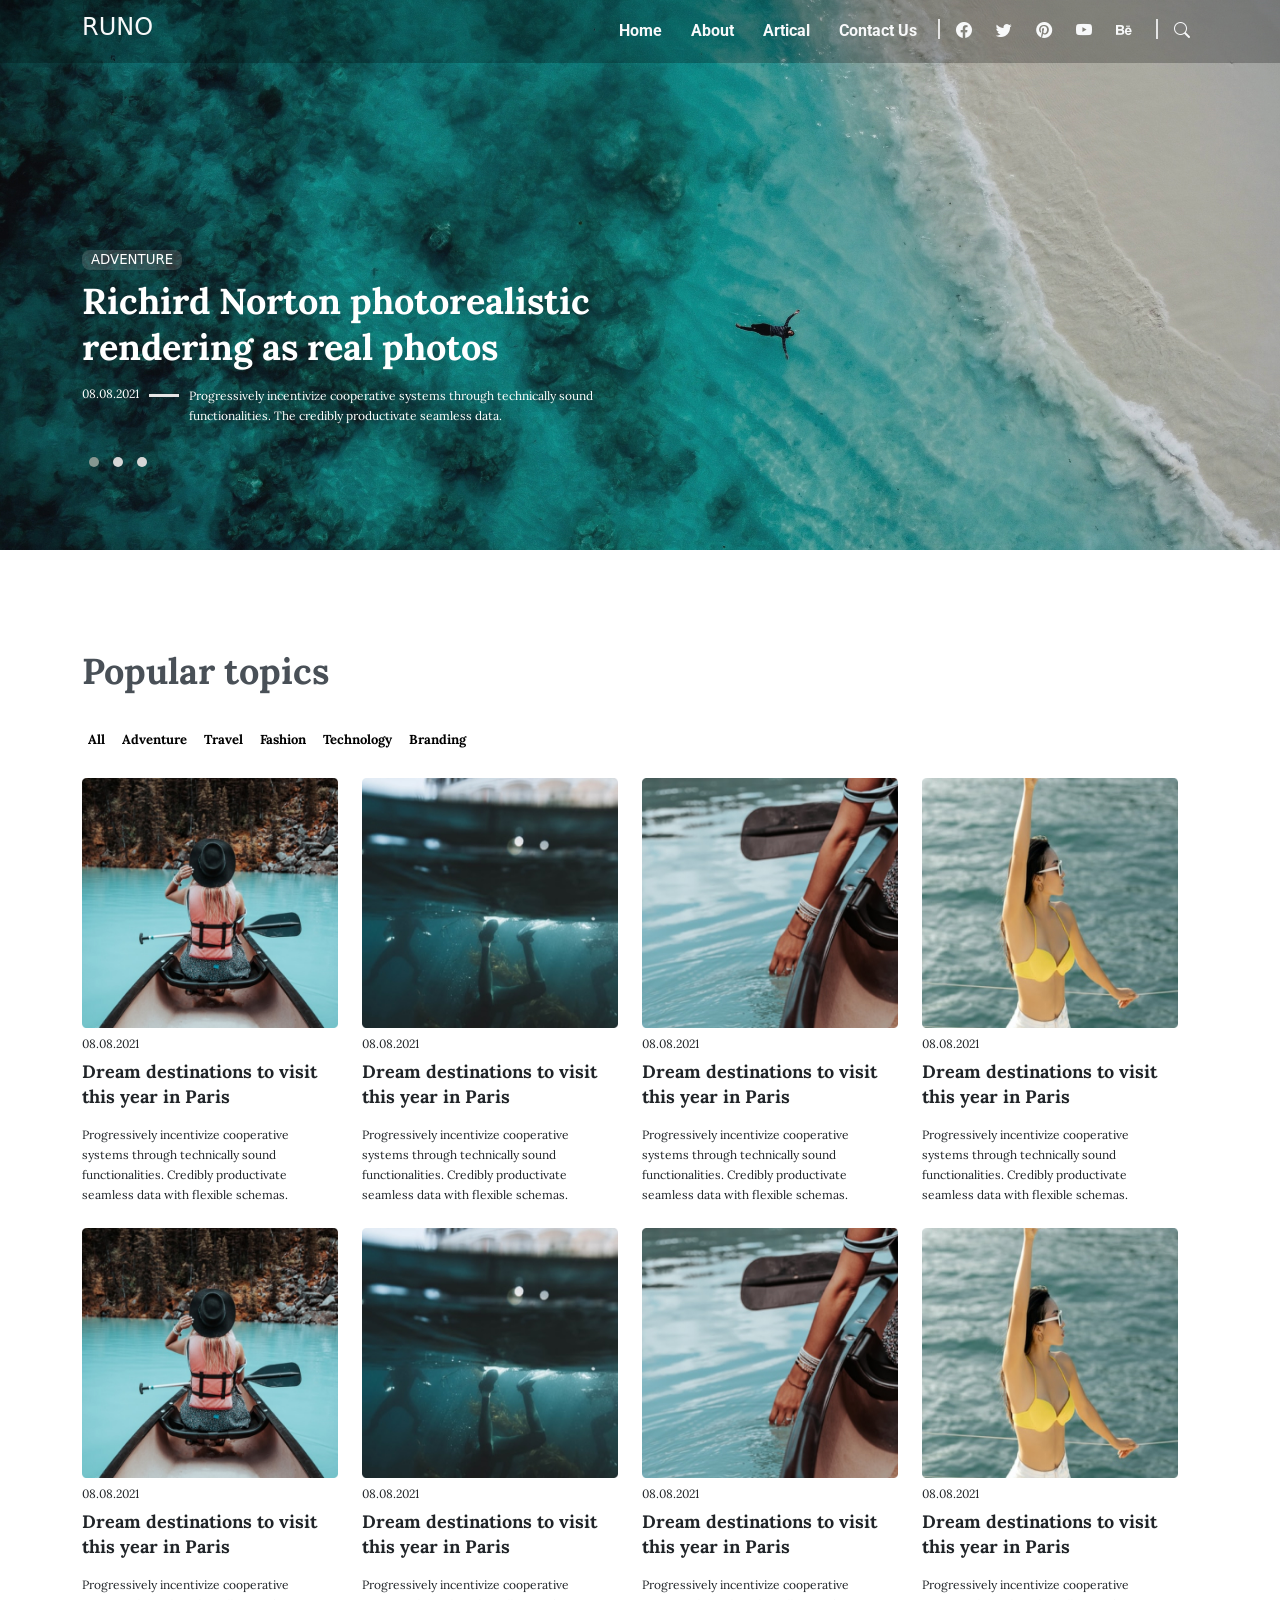
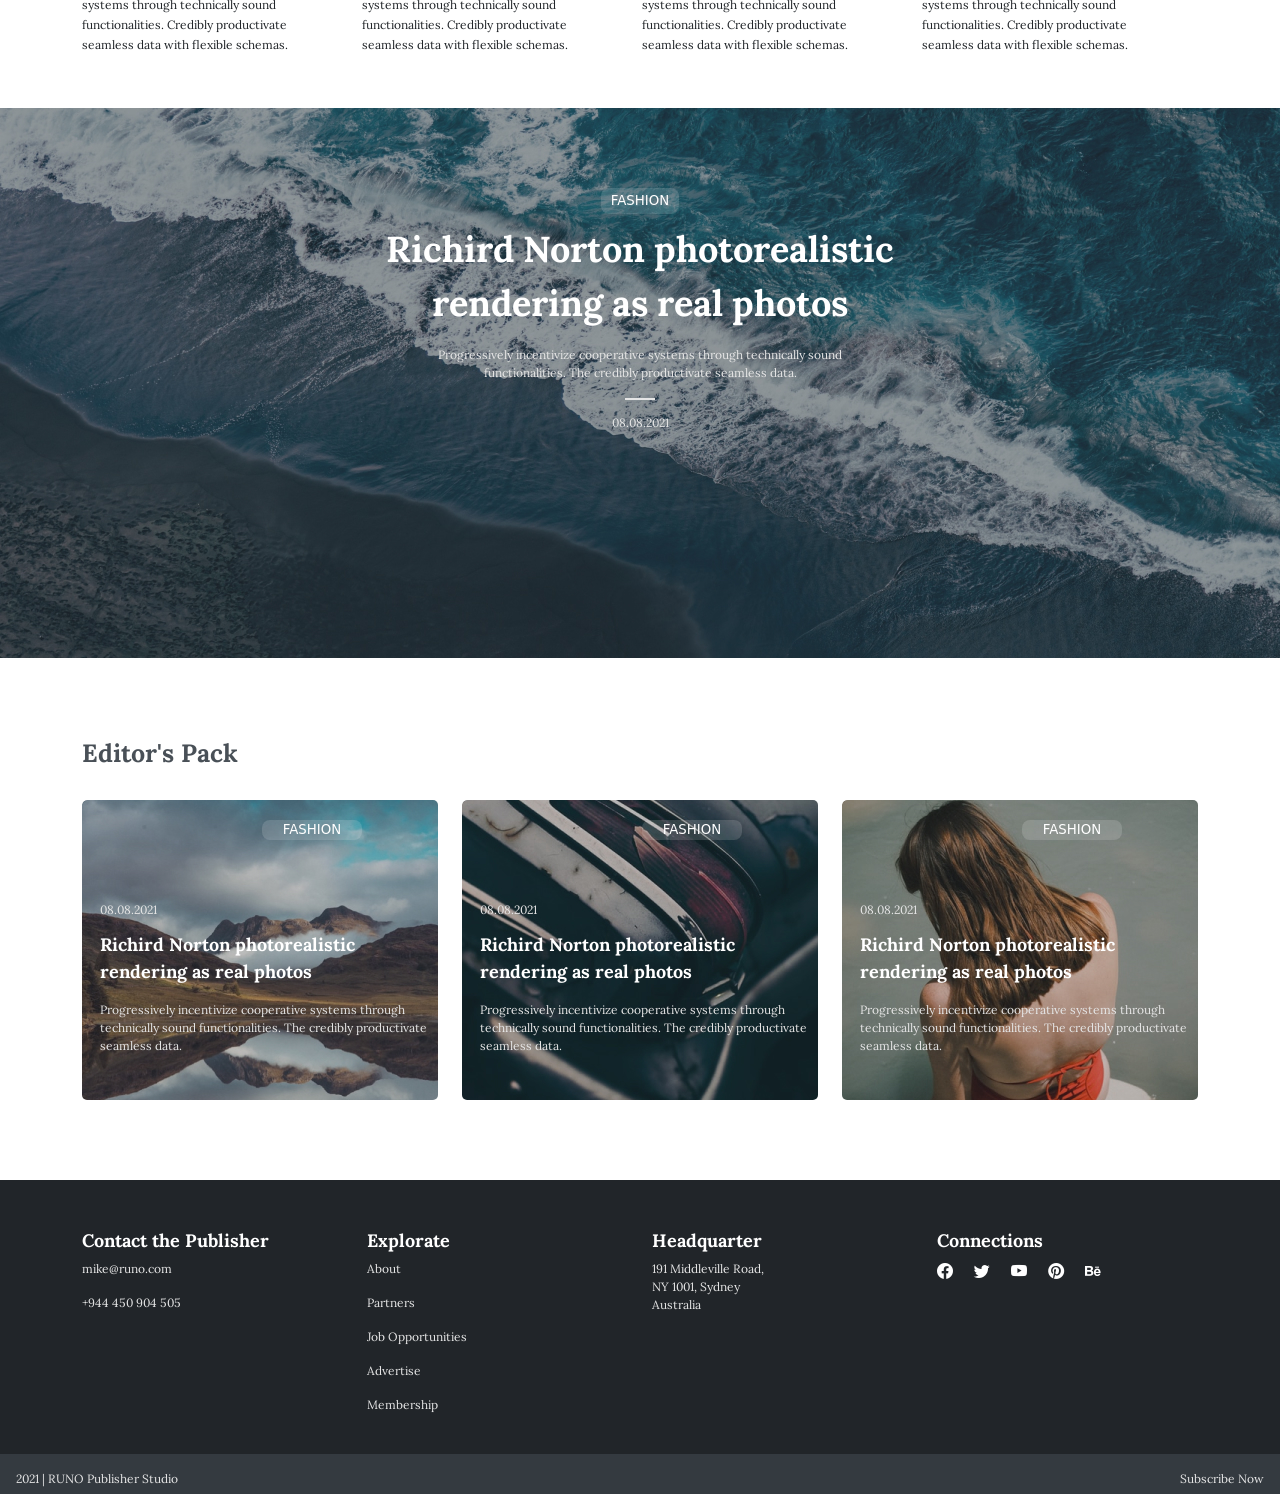
<file: RUNO-Blog/index.html>
<!DOCTYPE html>
<html lang="en">

<head>
    <meta charset="UTF-8">
    <meta name="viewport" content="width=device-width, initial-scale=1.0" />
    <title>RUNO BLOG</title>

    <link rel="stylesheet" href="https://cdn.jsdelivr.net/npm/bootstrap-icons@1.10.5/font/bootstrap-icons.css" />

    <link rel="stylesheet" href="https://cdnjs.cloudflare.com/ajax/libs/OwlCarousel2/2.3.4/assets/owl.carousel.min.css"
        integrity="sha512-tS3S5qG0BlhnQROyJXvNjeEM4UpMXHrQfTGmbQ1gKmelCxlSEBUaxhRBj/EFTzpbP4RVSrpEikbmdJobCvhE3g=="
        crossorigin="anonymous" referrerpolicy="no-referrer" />

    <link rel="stylesheet"
        href="https://cdnjs.cloudflare.com/ajax/libs/OwlCarousel2/2.3.4/assets/owl.theme.default.min.css"
        integrity="sha512-sMXtMNL1zRzolHYKEujM2AqCLUR9F2C4/05cdbxjjLSRvMQIciEPCQZo++nk7go3BtSuK9kfa/s+a4f4i5pLkw=="
        crossorigin="anonymous" referrerpolicy="no-referrer" />

    <link rel="stylesheet" href="./assets/css/bootstrap.min.css" />

    <!-- =====My Css File ===== -->
    <link rel="stylesheet" href="./assets/css/style.css" />

</head>

<body>

    <!-- ========== Header ========== -->
    <header>
        <nav class="navbar navbar-expand-lg fixed-top">
            <div class="container">
                <a class="navbar-brand" href="#">
                    <h4>RUNO</h4>
                </a>

                <button class="navbar-toggler d-lg-none me-5" type="button" data-bs-toggle="collapse"
                    data-bs-target="#collapsibleNavId" aria-controls="collapsibleNavId" aria-expanded="false"
                    aria-label="Toggle navigation">
                    <span class="navbar-toggler-icon"></span>
                </button>

                <div class="collapse navbar-collapse" id="collapsibleNavId">
                    <ul class="navbar-nav ms-auto mt-2 mt-lg-0">
                        <li class="nav-item">
                            <a class="nav-link" href="index.html">Home</a>
                        </li>
                        <li class="nav-item">
                            <a class="nav-link" href="index2.html">About</a>
                        </li>
                        <li class="nav-item">
                            <a class="nav-link" href="index3.html">Artical</a>
                        </li>
                        <li class="nav-item">
                            <a class="nav-link" href="index4.html">Contact Us</a>
                        </li>
                        <li class="nav-item social-icons d-flex">
                            <div class="line mt-2 me-2"></div>
                            <a class="nav-link me-2" href="#"><i class="bi bi-facebook"></i></a>
                            <a class="nav-link me-2" href="#"><i class="bi bi-twitter"></i></a>
                            <a class="nav-link me-2" href="#"><i class="bi bi-pinterest"></i></a>
                            <a class="nav-link me-2" href="#"><i class="bi bi-youtube"></i></a>
                            <a class="nav-link me-2" href="#"><i class="bi bi-behance"></i></a>
                            <div class="line mt-2 ms-2"></div>
                            <a class="nav-link ms-2" href="#"><i class="bi bi-search"></i></a>
                        </li>

                    </ul>
                </div>
            </div>
        </nav>

        <!-- ========== Hero Section ========== -->
        <section class="hero-sec">
            <div class="container">
                <div class="row">
                    <div class="owl-carousel owl-theme">
                        <div class="carousel-content">
                            <h4 class="text-white d-flex justify-content-center align-items-center">ADVENTURE</h4>
                            <p class="text-white richird">Richird Norton photorealistic rendering as real photos</p>
                            <div class="date-content d-flex">
                                <p>08.08.2021</p>
                                <p class="carousel-line"></p>
                                <p class="progressively">Progressively incentivize cooperative systems through
                                    technically sound functionalities. The credibly productivate seamless data.</p>
                            </div>
                        </div>

                        <div class="carousel-content">
                            <h4 class="text-white d-flex justify-content-center align-items-center">ADVENTURE</h4>
                            <p class="text-white richird">Richird Norton photorealistic rendering as real photos</p>
                            <div class="date-content d-flex">
                                <p>08.08.2021</p>
                                <p class="carousel-line"></p>
                                <p class="progressively">Progressively incentivize cooperative systems through
                                    technically sound functionalities. The credibly productivate seamless data.</p>
                            </div>
                        </div>

                        <div class="carousel-content">
                            <h4 class="text-white d-flex justify-content-center align-items-center">ADVENTURE</h4>
                            <p class="text-white richird">Richird Norton photorealistic rendering as real photos</p>
                            <div class="date-content d-flex">
                                <p>08.08.2021</p>
                                <p class="carousel-line"></p>
                                <p class="progressively">Progressively incentivize cooperative systems through
                                    technically sound functionalities. The credibly productivate seamless data.</p>
                            </div>
                        </div>
                    </div>
                </div>
            </div>
        </section>

    </header>

    <!-- ========== Papular Section ========== -->
    <section class="popular-sec">
        <div class="container">
            <h2>Popular topics</h2>
            <div class="row">
                <div class="filter-1">
                    <button data-name="*">All</button>
                    <button data-name=".adventure">Adventure</button>
                    <button data-name=".travel">Travel</button>
                    <button data-name=".fashion">Fashion</button>
                    <button data-name=".technology">Technology</button>
                    <button data-name=".branding">Branding</button>
                </div>
            </div>

            <div class="grid row">
                <div class="grid-item blog-img-1 adventure travel col-lg-3 col-md-6 col-sm-12">
                    <img src="./assets/images/Blog Image.jpg" alt="">
                    <h5 class="pt-2">08.08.2021</h5>
                    <p class="dream-destinations">Dream destinations to visit this year in Paris</p>
                    <p class="progressively">Progressively incentivize cooperative systems through technically sound
                        functionalities. Credibly productivate seamless data with flexible schemas.</p>
                </div>

                <div class="grid-item blog-img-1 travel col-lg-3 col-md-6 col-sm-12">
                    <img src="./assets/images/Blog Image2.jpg" alt="">
                    <h5 class="pt-2">08.08.2021</h5>
                    <p class="dream-destinations">Dream destinations to visit this year in Paris</p>
                    <p class="progressively">Progressively incentivize cooperative systems through technically sound
                        functionalities. Credibly productivate seamless data with flexible schemas.</p>
                </div>

                <div class="grid-item blog-img-1 technology col-lg-3 col-md-6 col-sm-12">
                    <img src="./assets/images/Blog Image3.jpg" alt="">
                    <h5 class="pt-2">08.08.2021</h5>
                    <p class="dream-destinations">Dream destinations to visit this year in Paris</p>
                    <p class="progressively">Progressively incentivize cooperative systems through technically sound
                        functionalities. Credibly productivate seamless data with flexible schemas.</p>
                </div>

                <div class="grid-item blog-img-1 fashion col-lg-3 col-md-6 col-sm-12">
                    <img src="./assets/images/Blog Image4.jpg" alt="">
                    <h5 class="pt-2">08.08.2021</h5>
                    <p class="dream-destinations">Dream destinations to visit this year in Paris</p>
                    <p class="progressively">Progressively incentivize cooperative systems through technically sound
                        functionalities. Credibly productivate seamless data with flexible schemas.</p>
                </div>

            </div>

            <div class="grid row grid-2" id="filter-gallery-2">
                <div class="grid-item blog-img-1 adventure travel col-lg-3">
                    <img src="./assets/images/Blog Image.jpg" alt="">
                    <h5 class="pt-2">08.08.2021</h5>
                    <p class="dream-destinations">Dream destinations to visit this year in Paris</p>
                    <p class="progressively">Progressively incentivize cooperative systems through technically sound
                        functionalities. Credibly productivate seamless data with flexible schemas.</p>
                </div>

                <div class="grid-item blog-img-1 travel col-lg-3">
                    <img src="./assets/images/Blog Image2.jpg" alt="">
                    <h5 class="pt-2">08.08.2021</h5>
                    <p class="dream-destinations">Dream destinations to visit this year in Paris</p>
                    <p class="progressively">Progressively incentivize cooperative systems through technically sound
                        functionalities. Credibly productivate seamless data with flexible schemas.</p>
                </div>

                <div class="grid-item blog-img-1 technology col-lg-3">
                    <img src="./assets/images/Blog Image3.jpg" alt="">
                    <h5 class="pt-2">08.08.2021</h5>
                    <p class="dream-destinations">Dream destinations to visit this year in Paris</p>
                    <p class="progressively">Progressively incentivize cooperative systems through technically sound
                        functionalities. Credibly productivate seamless data with flexible schemas.</p>
                </div>

                <div class="grid-item blog-img-1 fashion col-lg-3">
                    <img src="./assets/images/Blog Image4.jpg" alt="">
                    <h5 class="pt-2">08.08.2021</h5>
                    <p class="dream-destinations">Dream destinations to visit this year in Paris</p>
                    <p class="progressively">Progressively incentivize cooperative systems through technically sound
                        functionalities. Credibly productivate seamless data with flexible schemas.</p>
                </div>

            </div>

        </div>
    </section>

    <!-- ========== Big Post Section ========== -->
    <section class="big-post">
        <div class="container">
            <div class="row align-items-center justify-content-center">
                <div
                    class="col-lg-12 col-md-12 col-sm-12 big-post-content d-flex flex-column justify-content-center align-items-center">

                    <h4 class="d-flex text-white align-items-center justify-content-center">FASHION</h4>
                    <p class="richird text-white">Richird Norton photorealistic rendering as real photos</p>
                    <p class="incentivize">Progressively incentivize cooperative systems through technically sound
                        functionalities. The credibly productivate seamless data.</p>
                    <p class="big-post-line"></p>
                    <h6>08.08.2021</h6>

                </div>
            </div>
        </div>
    </section>

    <!-- ========== Editor Pack Section ========== -->
    <section class="editor-pack">
        <div class="container">
            <div class="row">

                <div class="main-1">
                    <h5 class="editor">Editor's Pack</h5>
                </div>

                <div class=" col-lg-4 col-sm-12 col-md-6 mt-4 d-flex justify-content-center ">
                    <div class="editor-pack-img">
                        <h4 class="d-flex fashion text-white align-items-center justify-content-center">FASHION</h4>
                        <h6>08.08.2021</h6>
                        <p class="norton text-white">Richird Norton photorealistic rendering as real photos</p>
                        <p class="incentivize">Progressively incentivize cooperative systems through technically sound
                            functionalities. The credibly productivate seamless data.</p>
                    </div>
                </div>

                <div class="col-lg-4 col-sm-12 col-md-6 mt-4 d-flex justify-content-center">
                    <div class="editor-pack-img-2">
                        <h4 class="d-flex fashion text-white align-items-center justify-content-center">FASHION</h4>
                        <h6>08.08.2021</h6>
                        <p class="norton text-white">Richird Norton photorealistic rendering as real photos</p>
                        <p class="incentivize">Progressively incentivize cooperative systems through technically sound
                            functionalities. The credibly productivate seamless data.</p>
                    </div>
                </div>

                <div class="col-lg-4 col-sm-12 col-md-6 mt-4 d-flex justify-content-center">
                    <div class="editor-pack-img-3">
                        <h4 class="d-flex fashion text-white align-items-center justify-content-center">FASHION</h4>
                        <h6>08.08.2021</h6>
                        <p class="norton text-white">Richird Norton photorealistic rendering as real photos</p>
                        <p class="incentivize">Progressively incentivize cooperative systems through technically sound
                            functionalities. The credibly productivate seamless data.</p>
                    </div>
                </div>
            </div>
        </div>
    </section>

    <!-- ========== Start Footer ========== -->
    <footer>
        <div class="container">
            <div class="row">
                <div class="col-lg-3 contact pb-4">
                    <h3>Contact the Publisher</h3>
                    <p class="email">mike@runo.com</p>
                    <p class="contact-num">+944 450 904 505</p>
                </div>

                <div class="col-lg-3 explorate pb-4">
                    <h3>Explorate</h3>
                    <p>About</p>
                    <p>Partners</p>
                    <p>Job Opportunities</p>
                    <p>Advertise</p>
                    <p>Membership</p>
                </div>

                <div class="col-lg-3 headquarter pb-4">
                    <h3>Headquarter</h3>
                    <p class="headquarter-address">191 Middleville Road, NY 1001, Sydney Australia</p>
                </div>

                <div class="col-lg-3 connections pb-4">
                    <h3>Connections</h3>
                    <a href="" class="pe-3"><i class="bi bi-facebook"></i></a>
                    <a href="" class="pe-3"><i class="bi bi-twitter"></i></a>
                    <a href="" class="pe-3"><i class="bi bi-youtube"></i></a>
                    <a href="" class="pe-3"><i class="bi bi-pinterest"></i></a>
                    <a href="" class="pe-3"><i class="bi bi-behance"></i></a>
                </div>
            </div>
        </div>

        <!-- ===== Sub Footer ===== -->

        <div class="sub-footer col-lg-12 d-flex justify-content-between">
            <p class="p-3">2021 | RUNO Publisher Studio</p>
            <p class="p-3">Subscribe Now</p>
        </div>
    </footer>

    <script src="./assets/js/jquery.min.js"></script>
    <script src="./assets/js/isotope.pkgd.min.js"></script>
    <script src="https://cdnjs.cloudflare.com/ajax/libs/OwlCarousel2/2.3.4/owl.carousel.min.js"></script>

    <script>
        $('.owl-carousel').owlCarousel({
            loop: true,
            margin: 10,
            autoplay: true,
            autoplaytimeout: 100,
            responsive: {
                0: {
                    items: 1
                },
                600: {
                    items: 1
                },
                1000: {
                    items: 1
                }
            }
        })
    </script>

    <script>
        var $grid = $('.grid').isotope({
            layoutMode: 'masonry',
            itemSelector: '.grid-item',
            percentPosition: true,
            layoutMode: 'fitRows',
            getSortData: {
                name: function (element) {
                    return $(element).text();
                }
            },
            masonry: {
                columnWidth: '.grid-sizer',
                gutter: '.gutter-sizer',
            }
        });

        $('.filter-1 button').on("click", function () {
            var value = $(this).attr('data-name');

            $grid.isotope({
                filter: value
            });

        })

    </script>

    <script src="./assets/js/bootstrap.bundle.min.js"></script>

</body>

</html>
</file>
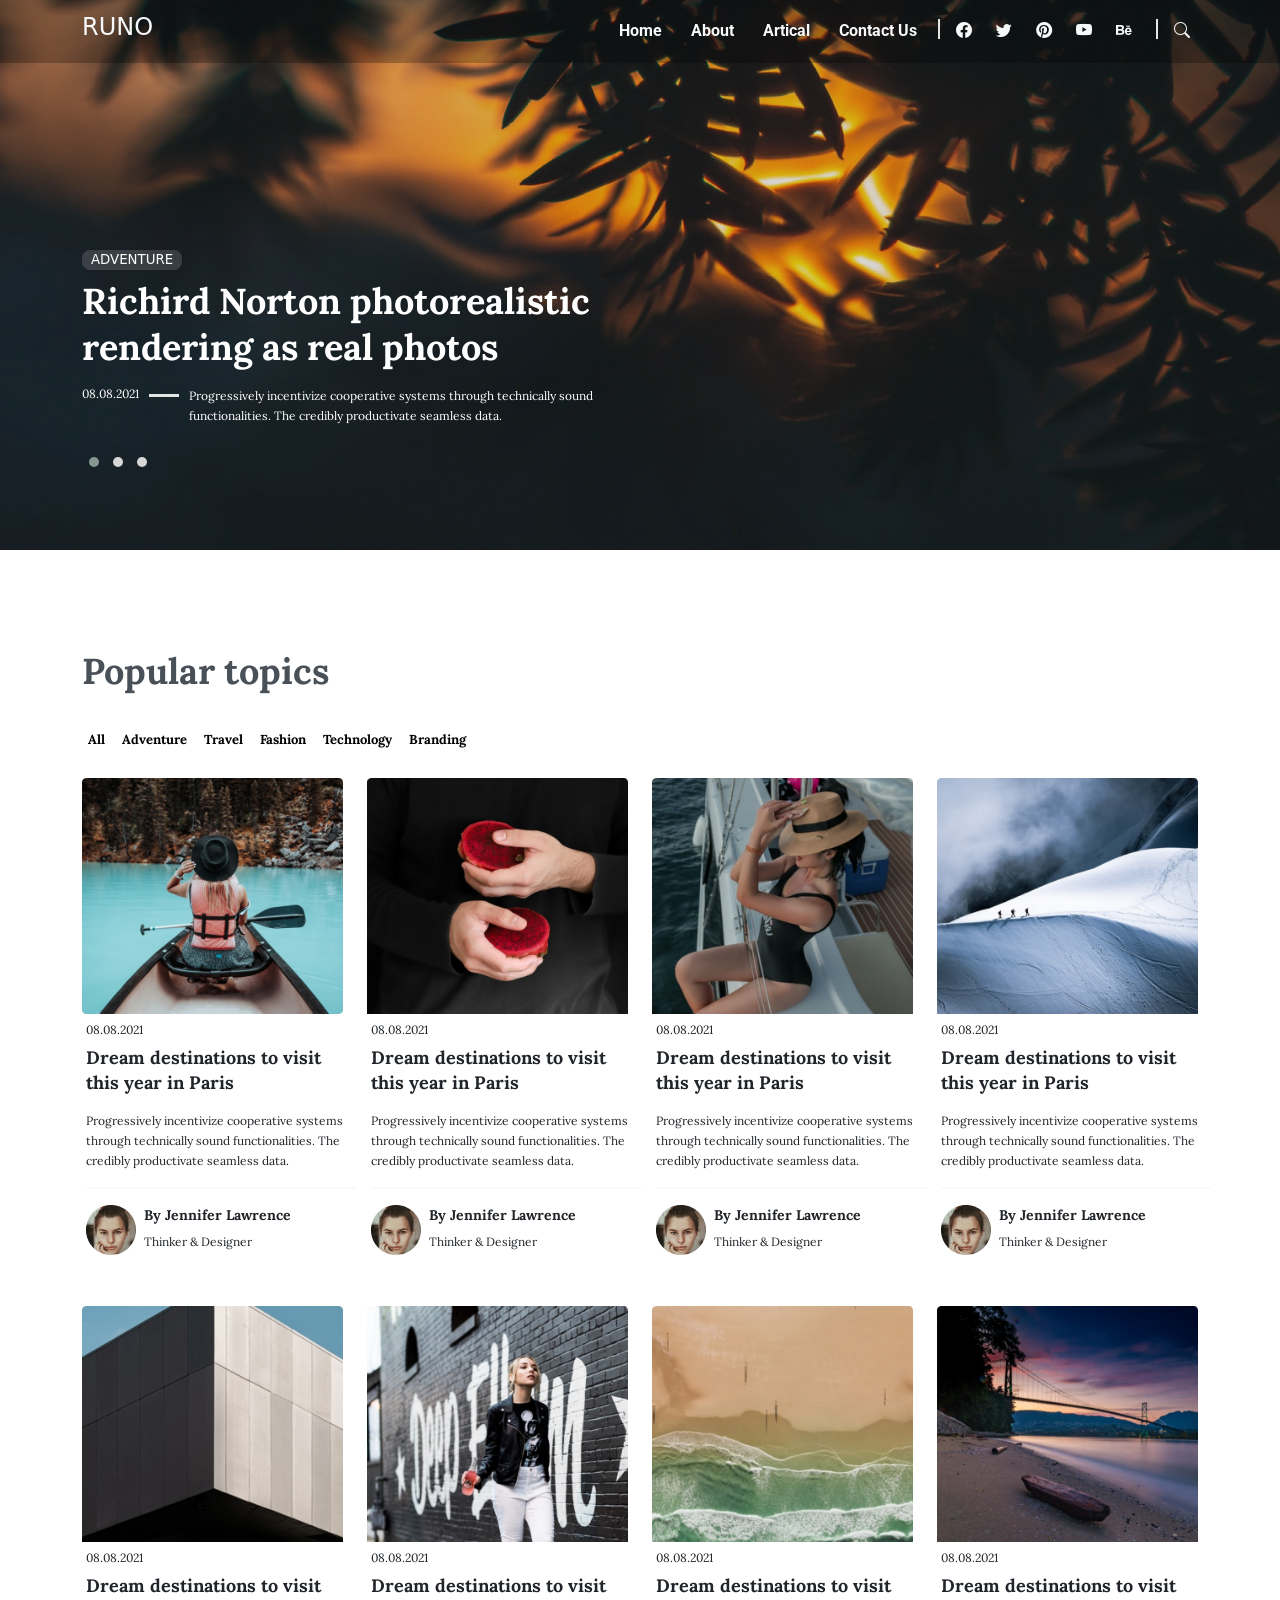
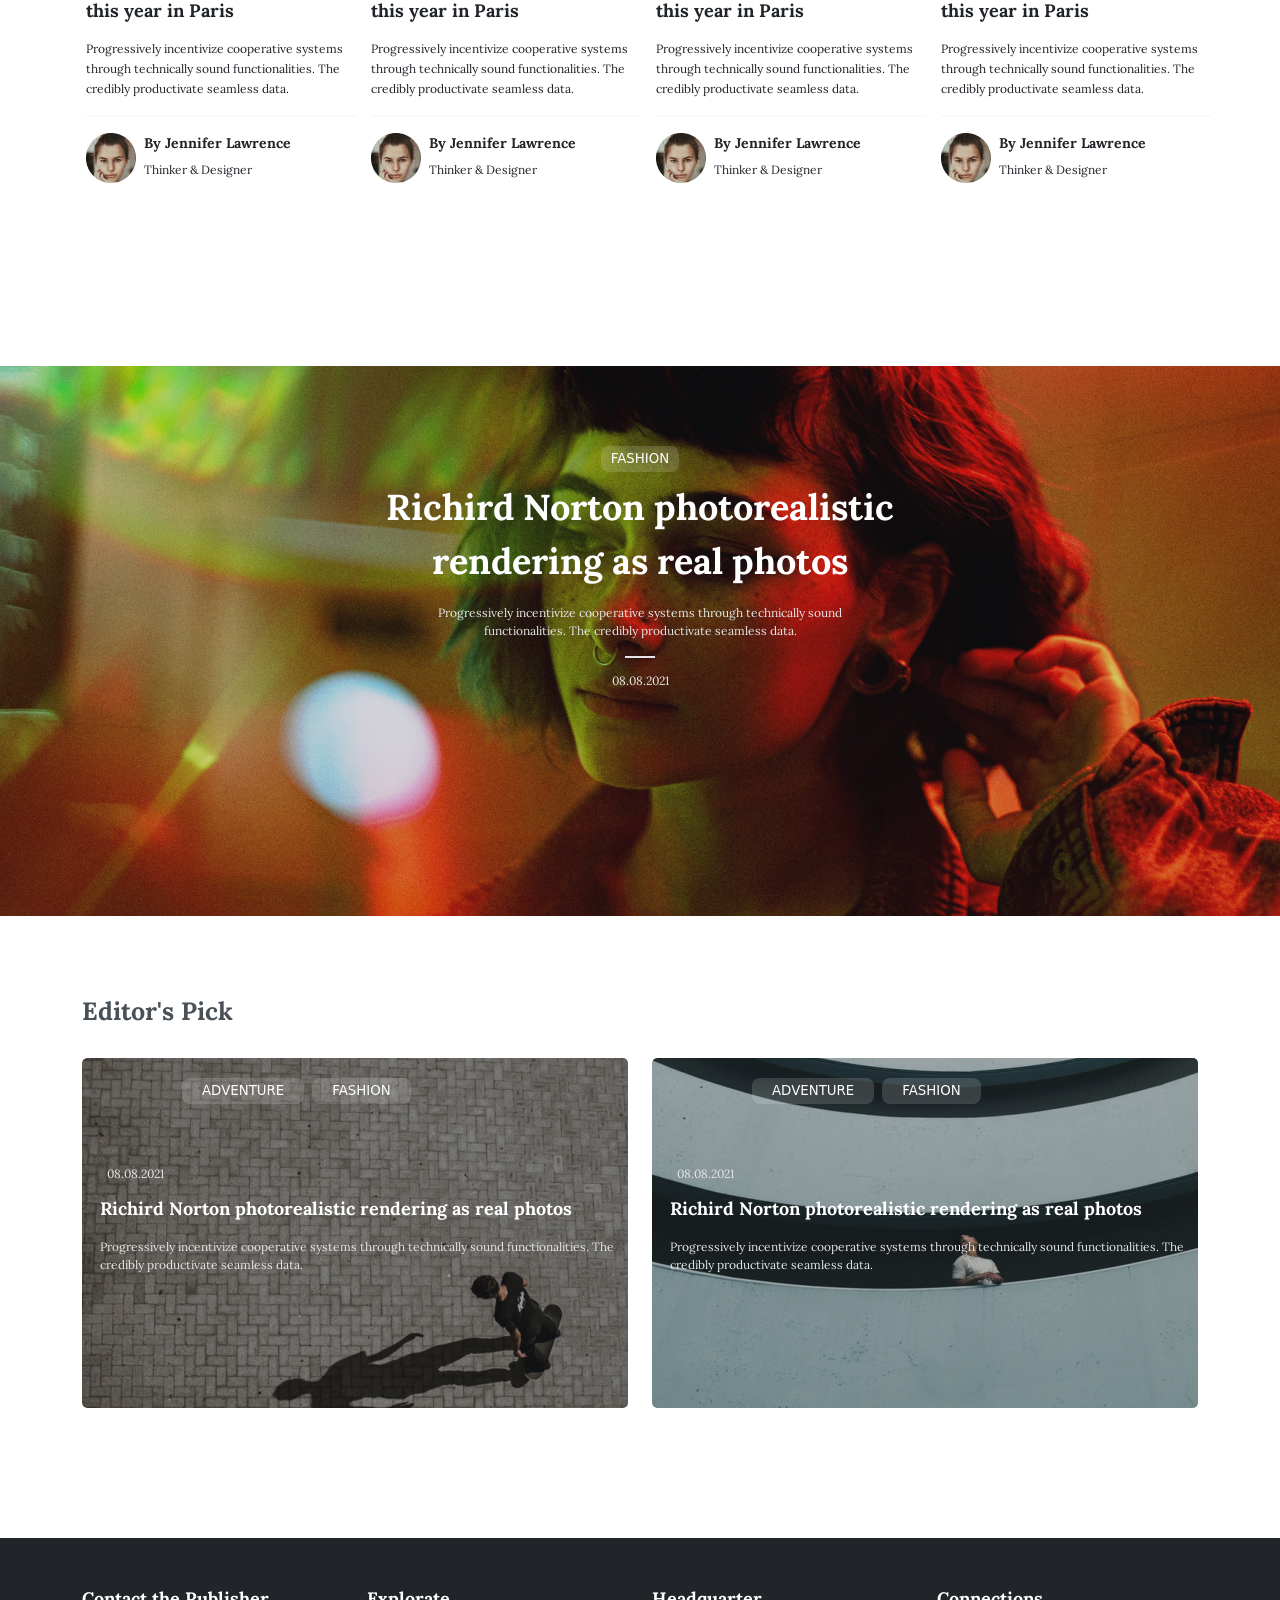
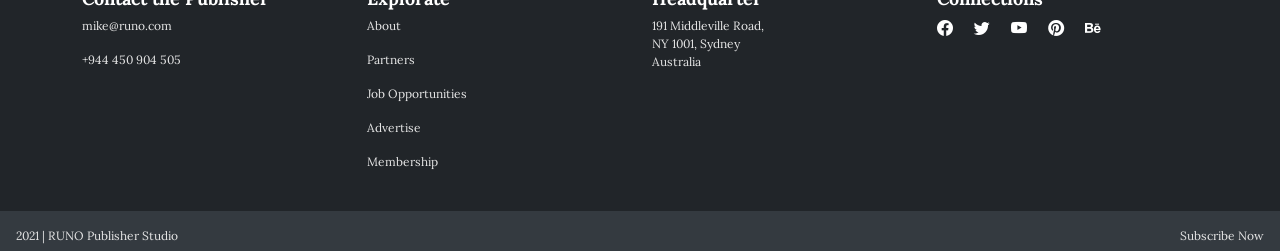
<file: RUNO-Blog/index2.html>
<!DOCTYPE html>
<html lang="en">

<head>
    <meta charset="UTF-8">
    <meta name="viewport" content="width=device-width, initial-scale=1.0">
    <title>RUNO BLOG 2</title>

    <link rel="stylesheet" href="https://cdn.jsdelivr.net/npm/bootstrap-icons@1.10.5/font/bootstrap-icons.css" />

    <link rel="stylesheet" href="https://cdnjs.cloudflare.com/ajax/libs/OwlCarousel2/2.3.4/assets/owl.carousel.min.css"
        integrity="sha512-tS3S5qG0BlhnQROyJXvNjeEM4UpMXHrQfTGmbQ1gKmelCxlSEBUaxhRBj/EFTzpbP4RVSrpEikbmdJobCvhE3g=="
        crossorigin="anonymous" referrerpolicy="no-referrer" />

    <link rel="stylesheet"
        href="https://cdnjs.cloudflare.com/ajax/libs/OwlCarousel2/2.3.4/assets/owl.theme.default.min.css"
        integrity="sha512-sMXtMNL1zRzolHYKEujM2AqCLUR9F2C4/05cdbxjjLSRvMQIciEPCQZo++nk7go3BtSuK9kfa/s+a4f4i5pLkw=="
        crossorigin="anonymous" referrerpolicy="no-referrer" />

    <link rel="stylesheet" href="./assets/css/bootstrap.min.css" />

    <!-- ===== My Css File ===== -->
    <link rel="stylesheet" href="./assets/css/style2.css">
</head>

<body>

    <!-- ========== Header ========== -->
    <header>
        <nav class="navbar navbar-expand-lg fixed-top">
            <div class="container">
                <a class="navbar-brand" href="#">
                    <h4>RUNO</h4>
                </a>

                <button class="navbar-toggler d-lg-none" type="button" data-bs-toggle="collapse"
                    data-bs-target="#collapsibleNavId" aria-controls="collapsibleNavId" aria-expanded="false"
                    aria-label="Toggle navigation">
                    <span class="navbar-toggler-icon"></span>
                </button>

                <div class="collapse navbar-collapse" id="collapsibleNavId">
                    <ul class="navbar-nav ms-auto mt-2 mt-lg-0">
                        <li class="nav-item">
                            <a class="nav-link" href="index.html">Home</a>
                        </li>
                        <li class="nav-item">
                            <a class="nav-link" href="index2.html">About</a>
                        </li>
                        <li class="nav-item">
                            <a class="nav-link" href="index3.html">Artical</a>
                        </li>
                        <li class="nav-item">
                            <a class="nav-link" href="index4.html">Contact Us</a>
                        </li>
                        <li class="nav-item social-icons d-flex">
                            <div class="line mt-2 me-2"></div>
                            <a class="nav-link me-2" href="#"><i class="bi bi-facebook"></i></a>
                            <a class="nav-link me-2" href="#"><i class="bi bi-twitter"></i></a>
                            <a class="nav-link me-2" href="#"><i class="bi bi-pinterest"></i></a>
                            <a class="nav-link me-2" href="#"><i class="bi bi-youtube"></i></a>
                            <a class="nav-link me-2" href="#"><i class="bi bi-behance"></i></a>
                            <div class="line mt-2 ms-2"></div>
                            <a class="nav-link ms-2" href="#"><i class="bi bi-search"></i></a>
                        </li>

                    </ul>
                </div>
            </div>
        </nav>

        <!-- ========== Hero Section ========== -->
        <section class="hero-sec">
            <div class="container">
                <div class="row">
                    <div class="owl-carousel owl-theme">
                        <div class="carousel-content">
                            <h4 class="text-white d-flex justify-content-center align-items-center">ADVENTURE</h4>
                            <p class="text-white richird">Richird Norton photorealistic rendering as real photos</p>
                            <div class="date-content d-flex">
                                <p>08.08.2021</p>
                                <p class="carousel-line"></p>
                                <p class="progressively">Progressively incentivize cooperative systems through
                                    technically sound functionalities. The credibly productivate seamless data.</p>
                            </div>
                        </div>

                        <div class="carousel-content">
                            <h4 class="text-white d-flex justify-content-center align-items-center">ADVENTURE</h4>
                            <p class="text-white richird">Richird Norton photorealistic rendering as real photos</p>
                            <div class="date-content d-flex">
                                <p>08.08.2021</p>
                                <p class="carousel-line"></p>
                                <p class="progressively">Progressively incentivize cooperative systems through
                                    technically sound functionalities. The credibly productivate seamless data.</p>
                            </div>
                        </div>

                        <div class="carousel-content">
                            <h4 class="text-white d-flex justify-content-center align-items-center">ADVENTURE</h4>
                            <p class="text-white richird">Richird Norton photorealistic rendering as real photos</p>
                            <div class="date-content d-flex">
                                <p>08.08.2021</p>
                                <p class="carousel-line"></p>
                                <p class="progressively">Progressively incentivize cooperative systems through
                                    technically sound functionalities. The credibly productivate seamless data.</p>
                            </div>
                        </div>
                    </div>
                </div>
            </div>
        </section>

    </header>

    <!-- ========== Papular Section ========== -->
    <section class="popular-sec">
        <div class="container">
            <h2>Popular topics</h2>
            <div class="row">
                <div class="filter-1 button-group filter-button-group">
                    <button data-name="*">All</button>
                    <button data-name=".adventure">Adventure</button>
                    <button data-name=".travel">Travel</button>
                    <button data-name=".fashion-gallery">Fashion</button>
                    <button data-name=".technology">Technology</button>
                    <button data-name=".branding">Branding</button>
                </div>
            </div>

            <div class="grid row">

                <div
                    class="grid-item fillter-cards adventure d-flex align-items-center flex-column justify-content-center col-lg-3">

                    <div class="blog-img-1 d-flex align-items-center justify-content-center text-center">
                        <img src="./assets/images/Blog Image.jpg" alt="" class="image-fluid">
                    </div>
                    <div class="filter-gallery-content ms-3">
                        <h5 class="pt-2">08.08.2021</h5>
                        <p class="dream-destinations">Dream destinations to visit this year in Paris</p>
                        <p class="progressively">Progressively incentivize cooperative systems through technically sound
                            functionalities. The credibly productivate seamless data.</p>
                        <div class="card-line"></div>
                        <div class="d-flex mt-3">
                            <div class="small-img">
                                <img src="./assets/images/Ellipse-4.jpg" alt="">
                            </div>
                            <div class="small-img-content ms-2">
                                <p class="jeniffer">By Jennifer Lawrence</p>
                                <p class="thinker">Thinker & Designer</p>
                            </div>
                        </div>
                    </div>
                </div>

                <div
                    class="grid-item fillter-cards branding fashion-gallery d-flex align-items-center flex-column justify-content-center col-lg-3">
                    <div class="blog-img-1 d-flex align-items-center justify-content-center text-center">
                        <img src="./assets/images/home-blog-img-1.jpg" alt="" class="image-fluid">
                    </div>
                    <div class="filter-gallery-content ms-3">
                        <h5 class="pt-2">08.08.2021</h5>
                        <p class="dream-destinations">Dream destinations to visit this year in Paris</p>
                        <p class="progressively">Progressively incentivize cooperative systems through technically sound
                            functionalities. The credibly productivate seamless data.</p>
                        <div class="card-line"></div>
                        <div class="d-flex mt-3">
                            <div class="small-img">
                                <img src="./assets/images/Ellipse-4.jpg" alt="">
                            </div>
                            <div class="small-img-content ms-2">
                                <p class="jeniffer">By Jennifer Lawrence</p>
                                <p class="thinker">Thinker & Designer</p>
                            </div>
                        </div>
                    </div>
                </div>

                <div
                    class="grid-item adventure fillter-cards d-flex align-items-center flex-column justify-content-center col-lg-3">
                    <div class="blog-img-1 d-flex align-items-center justify-content-center text-center">
                        <img src="./assets/images/home2-blog-img-3.jpg" alt="" class="image-fluid">
                    </div>
                    <div class="filter-gallery-content ms-3">
                        <h5 class="pt-2">08.08.2021</h5>
                        <p class="dream-destinations">Dream destinations to visit this year in Paris</p>
                        <p class="progressively">Progressively incentivize cooperative systems through technically sound
                            functionalities. The credibly productivate seamless data.</p>
                        <div class="card-line"></div>
                        <div class="d-flex mt-3">
                            <div class="small-img">
                                <img src="./assets/images/Ellipse-4.jpg" alt="">
                            </div>
                            <div class="small-img-content ms-2">
                                <p class="jeniffer">By Jennifer Lawrence</p>
                                <p class="thinker">Thinker & Designer</p>
                            </div>
                        </div>
                    </div>
                </div>

                <div
                    class="grid-item adventure fillter-cards travel d-flex align-items-center flex-column justify-content-center col-lg-3">
                    <div class="blog-img-1 d-flex align-items-center justify-content-center text-center">
                        <img src="./assets/images/home2-blog-img-4.jpg" alt="" class="image-fluid">
                    </div>
                    <div class="filter-gallery-content ms-3">
                        <h5 class="pt-2">08.08.2021</h5>
                        <p class="dream-destinations">Dream destinations to visit this year in Paris</p>
                        <p class="progressively">Progressively incentivize cooperative systems through technically sound
                            functionalities. The credibly productivate seamless data.</p>
                        <div class="card-line"></div>
                        <div class="d-flex mt-3">
                            <div class="small-img">
                                <img src="./assets/images/Ellipse-4.jpg" alt="">
                            </div>
                            <div class="small-img-content ms-2">
                                <p class="jeniffer">By Jennifer Lawrence</p>
                                <p class="thinker">Thinker & Designer</p>
                            </div>
                        </div>
                    </div>
                </div>

            </div>

            <div class="grid row grid-2 mt-5">

                <div
                    class="grid-item adventure travel fillter-cards d-flex align-items-center flex-column justify-content-center col-lg-3">
                    <div class="blog-img-1 d-flex align-items-center justify-content-center text-center">
                        <img src="./assets/images/home2-row2-img1.jpg" alt="" class="image-fluid">
                    </div>
                    <div class="filter-gallery-content ms-3">
                        <h5 class="pt-2">08.08.2021</h5>
                        <p class="dream-destinations">Dream destinations to visit this year in Paris</p>
                        <p class="progressively">Progressively incentivize cooperative systems through technically sound
                            functionalities. The credibly productivate seamless data.</p>
                        <div class="card-line"></div>
                        <div class="d-flex mt-3">
                            <div class="small-img">
                                <img src="./assets/images/Ellipse-4.jpg" alt="">
                            </div>
                            <div class="small-img-content ms-2">
                                <p class="jeniffer">By Jennifer Lawrence</p>
                                <p class="thinker">Thinker & Designer</p>
                            </div>
                        </div>
                    </div>
                </div>

                <div
                    class="grid-item fashion-gallery fillter-cards d-flex align-items-center flex-column justify-content-center col-lg-3">
                    <div class="blog-img-1 d-flex align-items-center justify-content-center text-center">
                        <img src="./assets/images/home2-row2-img2.jpg" alt="" class="image-fluid">
                    </div>
                    <div class="filter-gallery-content ms-3">
                        <h5 class="pt-2">08.08.2021</h5>
                        <p class="dream-destinations">Dream destinations to visit this year in Paris</p>
                        <p class="progressively">Progressively incentivize cooperative systems through technically sound
                            functionalities. The credibly productivate seamless data.</p>
                        <div class="card-line"></div>
                        <div class="d-flex mt-3">
                            <div class="small-img">
                                <img src="./assets/images/Ellipse-4.jpg" alt="" class="image-fluid">
                            </div>
                            <div class="small-img-content ms-2">
                                <p class="jeniffer">By Jennifer Lawrence</p>
                                <p class="thinker">Thinker & Designer</p>
                            </div>
                        </div>
                    </div>
                </div>

                <div
                    class="grid-item adventure fillter-cards d-flex align-items-center flex-column justify-content-center col-lg-3">
                    <div class="blog-img-1 d-flex align-items-center justify-content-center text-center">
                        <img src="./assets/images/home2-row2-img3.jpg" alt="" class="image-fluid">
                    </div>
                    <div class="filter-gallery-content ms-3">
                        <h5 class="pt-2">08.08.2021</h5>
                        <p class="dream-destinations">Dream destinations to visit this year in Paris</p>
                        <p class="progressively">Progressively incentivize cooperative systems through technically sound
                            functionalities. The credibly productivate seamless data.</p>
                        <div class="card-line"></div>
                        <div class="d-flex mt-3">
                            <div class="small-img">
                                <img src="./assets/images/Ellipse-4.jpg" alt="">
                            </div>
                            <div class="small-img-content ms-2">
                                <p class="jeniffer">By Jennifer Lawrence</p>
                                <p class="thinker">Thinker & Designer</p>
                            </div>
                        </div>
                    </div>
                </div>

                <div
                    class="grid-item adventure fillter-cards d-flex align-items-center flex-column justify-content-center col-lg-3">
                    <div class="blog-img-1 d-flex align-items-center justify-content-center text-center">
                        <img src="./assets/images/home2-row2-img4.jpg" alt="">
                    </div>
                    <div class="filter-gallery-content ms-3">
                        <h5 class="pt-2">08.08.2021</h5>
                        <p class="dream-destinations">Dream destinations to visit this year in Paris</p>
                        <p class="progressively">Progressively incentivize cooperative systems through technically sound
                            functionalities. The credibly productivate seamless data.</p>
                        <div class="card-line"></div>
                        <div class="d-flex mt-3">
                            <div class="small-img">
                                <img src="./assets/images/Ellipse-4.jpg" alt="">
                            </div>
                            <div class="small-img-content ms-2">
                                <p class="jeniffer">By Jennifer Lawrence</p>
                                <p class="thinker">Thinker & Designer</p>
                            </div>
                        </div>
                    </div>
                </div>
            </div>

    </section>

    <!-- ========== Big Post Section ========== -->
    <section class="big-post">
        <div class="container">
            <div class="row align-items-center justify-content-center">
                <div
                    class="col-lg-12 col-md-12 col-sm-12 big-post-content d-flex flex-column justify-content-center align-items-center">

                    <h4 class="d-flex text-white align-items-center justify-content-center">FASHION</h4>
                    <p class="richird text-white">Richird Norton photorealistic rendering as real photos</p>
                    <p class="incentivize">Progressively incentivize cooperative systems through technically sound
                        functionalities. The credibly productivate seamless data.</p>
                    <p class="big-post-line"></p>
                    <h6>08.08.2021</h6>

                </div>
            </div>
        </div>
    </section>

    <!-- ========== Editor Pack ========== -->

    <section class="editor-pack">
        <div class="container">
            <h3 class="editor">Editor's Pick</h3>
            <div class="row align-items-center justify-content-center">
                <div class="col-lg-6 col-md-6">
                    <div class="editor-pack-img1 mt-4">
                        <div class="d-flex">
                            <h4 class="d-flex fashion text-white align-items-center justify-content-center me-2">
                                ADVENTURE</h4>
                            <h4 class="d-flex fashion text-white align-items-center justify-content-center">FASHION</h4>
                        </div>
                        <h6>08.08.2021</h6>
                        <p class="norton text-white">Richird Norton photorealistic rendering as real photos</p>
                        <p class="incentivize">Progressively incentivize cooperative systems through technically sound
                            functionalities. The credibly productivate seamless data.</p>
                    </div>
                </div>

                <div class="col-lg-6 col-md-6">
                    <div class="editor-pack-img2 mt-4">
                        <div class="d-flex">
                            <h4 class="d-flex fashion text-white align-items-center justify-content-center me-2">
                                ADVENTURE</h4>
                            <h4 class="d-flex fashion text-white align-items-center justify-content-center">FASHION</h4>
                        </div>
                        <h6>08.08.2021</h6>
                        <p class="norton text-white">Richird Norton photorealistic rendering as real photos</p>
                        <p class="incentivize">Progressively incentivize cooperative systems through technically sound
                            functionalities. The credibly productivate seamless data.</p>
                    </div>
                </div>

            </div>
        </div>
    </section>

    <!-- ========== Start Footer ========== -->
    <footer>
        <div class="container">
            <div class="row">
                <div class="col-lg-3 contact pb-4">
                    <h3>Contact the Publisher</h3>
                    <p class="email">mike@runo.com</p>
                    <p class="contact-num">+944 450 904 505</p>
                </div>

                <div class="col-lg-3 explorate pb-4">
                    <h3>Explorate</h3>
                    <p>About</p>
                    <p>Partners</p>
                    <p>Job Opportunities</p>
                    <p>Advertise</p>
                    <p>Membership</p>
                </div>

                <div class="col-lg-3 headquarter pb-4">
                    <h3>Headquarter</h3>
                    <p class="headquarter-address">191 Middleville Road, NY 1001, Sydney Australia</p>
                </div>

                <div class="col-lg-3 connections pb-4">
                    <h3>Connections</h3>
                    <a href="" class="pe-3"><i class="bi bi-facebook"></i></a>
                    <a href="" class="pe-3"><i class="bi bi-twitter"></i></a>
                    <a href="" class="pe-3"><i class="bi bi-youtube"></i></a>
                    <a href="" class="pe-3"><i class="bi bi-pinterest"></i></a>
                    <a href="" class="pe-3"><i class="bi bi-behance"></i></a>
                </div>
            </div>
        </div>

        <!-- ===== Sub Footer ===== -->

        <div class="sub-footer col-lg-12 d-flex justify-content-between">
            <p class="p-3">2021 | RUNO Publisher Studio</p>
            <p class="p-3">Subscribe Now</p>
        </div>
    </footer>



    <script src="./assets/js/jquery.min.js"></script>
    <script src="./assets/js/isotope.pkgd.min.js"></script>
    <script src="https://cdnjs.cloudflare.com/ajax/libs/OwlCarousel2/2.3.4/owl.carousel.min.js"></script>

    <script>
        $('.owl-carousel').owlCarousel({
            loop: true,
            margin: 10,
            autoplay: true,
            autoplaytimeout: 100,
            responsive: {
                0: {
                    items: 1
                },
                600: {
                    items: 1
                },
                1000: {
                    items: 1
                }
            }
        })
    </script>

    <script>
        var $grid = $('.grid').isotope({

            itemSelector: '.grid-item',
            layoutMode: 'fitRows',
            getSortData: {
                name: function (element) {
                    return $(element).text();
                }
            }
        });

        $('.filter-1 button').on("click", function () {
            var value = $(this).attr('data-name');

            $grid.isotope({
                filter: value
            });

        })

    </script>

    <script src="./assets/js/bootstrap.bundle.min.js"></script>
</body>

</html>
</file>
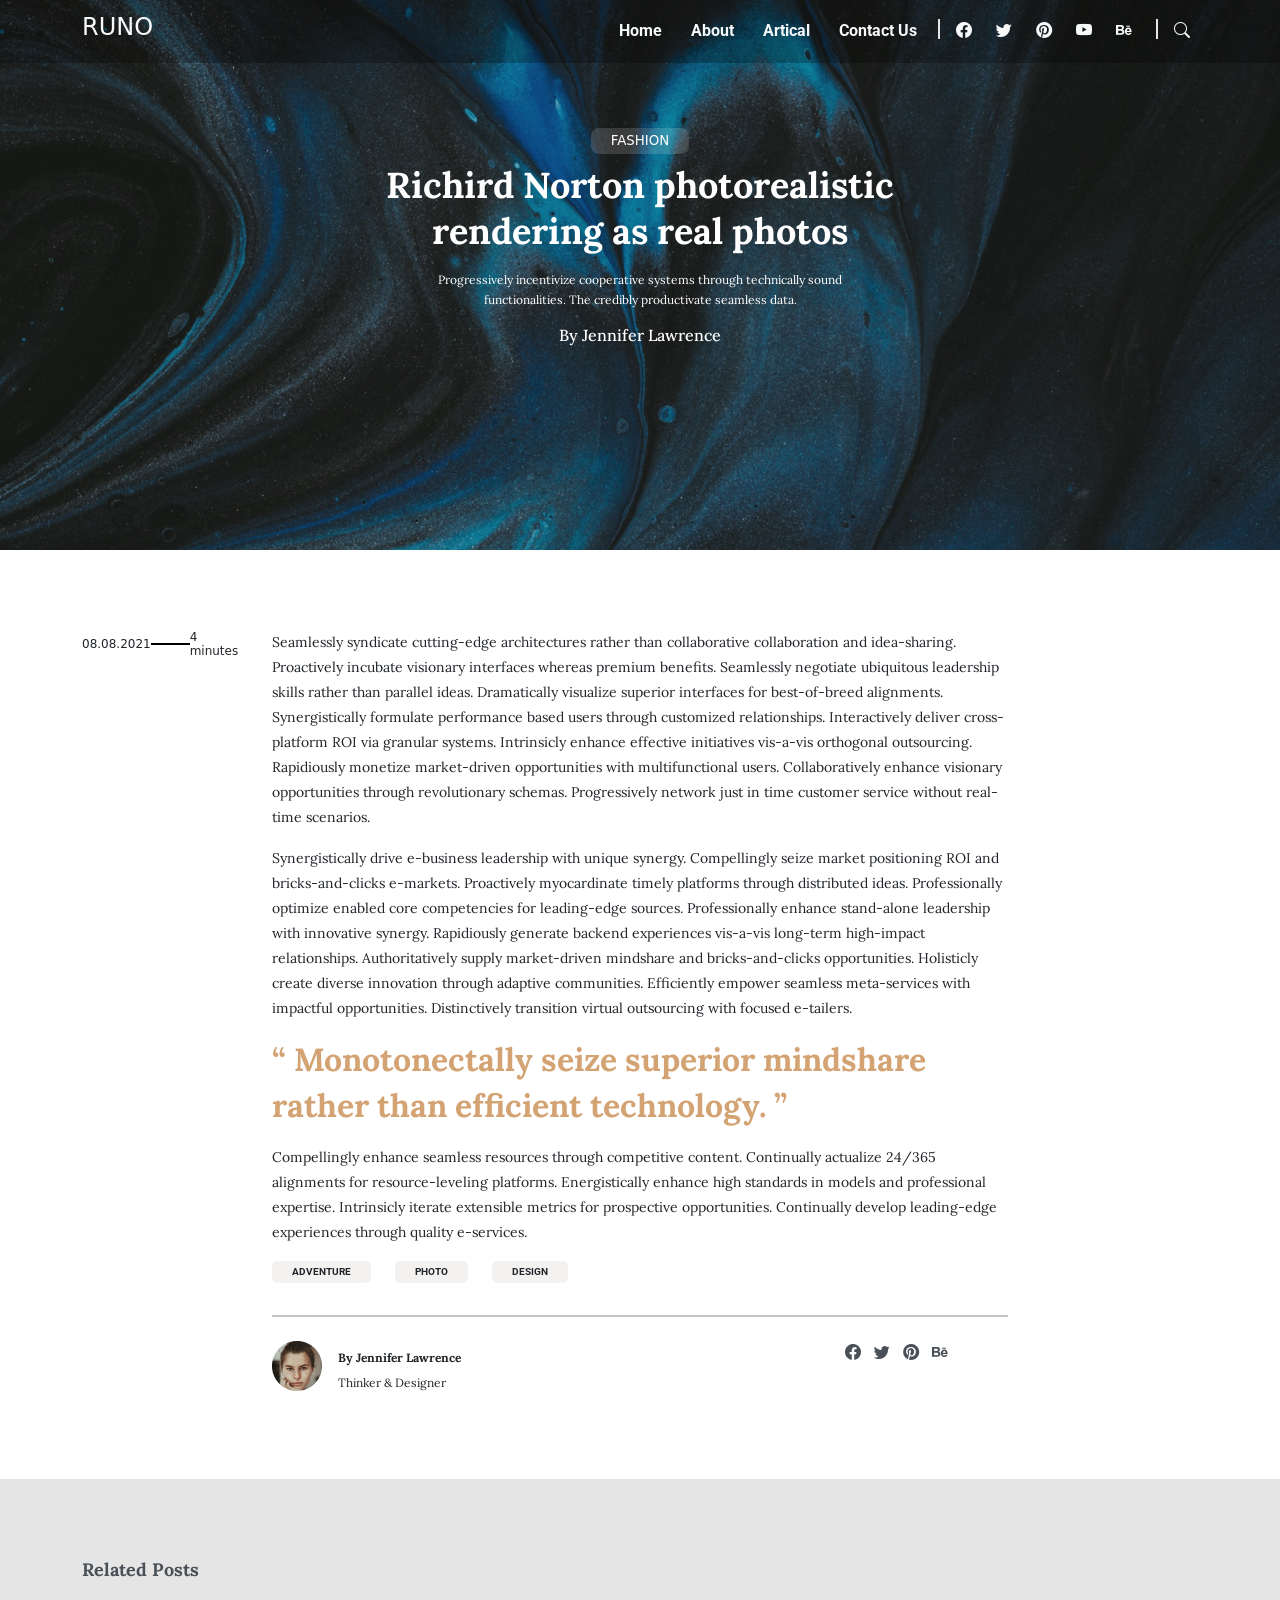
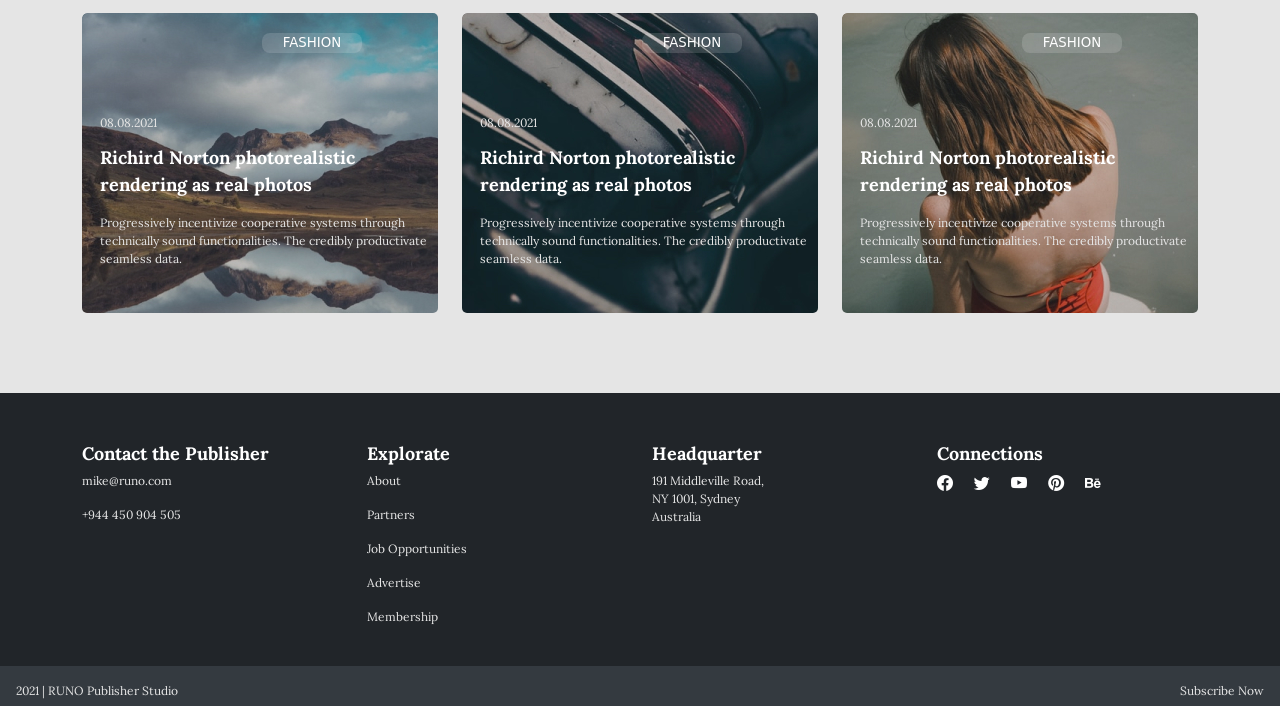
<file: RUNO-Blog/index3.html>
<!DOCTYPE html>
<html lang="en">

<head>
    <meta charset="UTF-8">
    <meta name="viewport" content="width=device-width, initial-scale=1.0">
    <title>Runo Blog</title>

    <link rel="stylesheet" href="https://cdn.jsdelivr.net/npm/bootstrap-icons@1.10.5/font/bootstrap-icons.css" />

    <link rel="stylesheet" href="https://cdnjs.cloudflare.com/ajax/libs/OwlCarousel2/2.3.4/assets/owl.carousel.min.css"
        integrity="sha512-tS3S5qG0BlhnQROyJXvNjeEM4UpMXHrQfTGmbQ1gKmelCxlSEBUaxhRBj/EFTzpbP4RVSrpEikbmdJobCvhE3g=="
        crossorigin="anonymous" referrerpolicy="no-referrer" />

    <link rel="stylesheet"
        href="https://cdnjs.cloudflare.com/ajax/libs/OwlCarousel2/2.3.4/assets/owl.theme.default.min.css"
        integrity="sha512-sMXtMNL1zRzolHYKEujM2AqCLUR9F2C4/05cdbxjjLSRvMQIciEPCQZo++nk7go3BtSuK9kfa/s+a4f4i5pLkw=="
        crossorigin="anonymous" referrerpolicy="no-referrer" />

    <link rel="stylesheet" href="./assets/css/bootstrap.min.css" />

    <!-- ===== My Css File ===== -->
    <link rel="stylesheet" href="./assets/css/style3.css">
</head>

<!-- ========== Header ========== -->
<header>
    <nav class="navbar navbar-expand-lg fixed-top">
        <div class="container">
            <a class="navbar-brand" href="#">
                <h4>RUNO</h4>
            </a>

            <button class="navbar-toggler d-lg-none" type="button" data-bs-toggle="collapse"
                data-bs-target="#collapsibleNavId" aria-controls="collapsibleNavId" aria-expanded="false"
                aria-label="Toggle navigation">
                <span class="navbar-toggler-icon"></span>
            </button>

            <div class="collapse navbar-collapse" id="collapsibleNavId">
                <ul class="navbar-nav ms-auto mt-2 mt-lg-0">
                    <li class="nav-item">
                        <a class="nav-link" href="index.html">Home</a>
                    </li>
                    <li class="nav-item">
                        <a class="nav-link" href="index2.html">About</a>
                    </li>
                    <li class="nav-item">
                        <a class="nav-link" href="index3.html">Artical</a>
                    </li>
                    <li class="nav-item">
                        <a class="nav-link" href="index4.html">Contact Us</a>
                    </li>
                    <li class="nav-item social-icons d-flex">
                        <div class="line mt-2 me-2"></div>
                        <a class="nav-link me-2" href="#"><i class="bi bi-facebook"></i></a>
                        <a class="nav-link me-2" href="#"><i class="bi bi-twitter"></i></a>
                        <a class="nav-link me-2" href="#"><i class="bi bi-pinterest"></i></a>
                        <a class="nav-link me-2" href="#"><i class="bi bi-youtube"></i></a>
                        <a class="nav-link me-2" href="#"><i class="bi bi-behance"></i></a>
                        <div class="line mt-2 ms-2"></div>
                        <a class="nav-link ms-2" href="#"><i class="bi bi-search"></i></a>
                    </li>

                </ul>
            </div>
        </div>
    </nav>

    <!-- ========== Hero Section ========== -->
    <section class="hero-sec">
        <div class="container">
            <div class="row">
                <div class="owl-carousel owl-theme">
                    <div class="carousel-content d-flex flex-column justify-content-center align-items-center">
                        <h4 class="text-white d-flex justify-content-center align-items-center mt-5">FASHION</h4>
                        <p class="text-white text-center richird">Richird Norton photorealistic rendering as real photos
                        </p>
                        <div class="date-content">
                            <p class="progressively text-center">Progressively incentivize cooperative systems through
                                technically sound functionalities. The credibly productivate seamless data.</p>
                            <h6 class="text-center">By Jennifer Lawrence</h6>
                        </div>
                    </div>

                    <div class="carousel-content d-flex flex-column justify-content-center align-items-center">
                        <h4 class="text-white d-flex justify-content-center align-items-center mt-5">FASHION</h4>
                        <p class="text-white text-center richird">Richird Norton photorealistic rendering as real photos
                        </p>
                        <div class="date-content">
                            <p class="progressively text-center">Progressively incentivize cooperative systems through
                                technically sound functionalities. The credibly productivate seamless data.</p>
                            <h6 class="text-center">By Jennifer Lawrence</h6>
                        </div>
                    </div>

                    <div class="carousel-content d-flex flex-column justify-content-center align-items-center">
                        <h4 class="text-white d-flex justify-content-center align-items-center mt-5">FASHION</h4>
                        <p class="text-white text-center richird">Richird Norton photorealistic rendering as real photos
                        </p>
                        <div class="date-content">
                            <p class="progressively text-center">Progressively incentivize cooperative systems through
                                technically sound functionalities. The credibly productivate seamless data.</p>
                            <h6 class="text-center">By Jennifer Lawrence</h6>
                        </div>
                    </div>
                </div>
            </div>
        </div>
    </section>

</header>

<!-- ========== Monotonectally Section ========== -->

<section class="monotonectally-sec">
    <div class="container">
        <div class="row">
            <div class="col-5 mx-auto mb-3 col-md-3 col-lg-2">
                <div class="date-time-option">
                    <h6>08.08.2021</h6>
                    <div class="horizontial-line"></div>
                    <h6>4 minutes</h6>
                </div>
            </div>

            <div class="col-lg-8">

                <div class="monotonectally-content">
                    <p class="monotonectally-simple-text">Seamlessly syndicate cutting-edge architectures rather than
                        collaborative collaboration and idea-sharing. Proactively incubate visionary interfaces whereas
                        premium benefits. Seamlessly negotiate ubiquitous leadership skills rather than parallel ideas.
                        Dramatically visualize superior interfaces for best-of-breed alignments. Synergistically
                        formulate
                        performance based users through customized relationships. Interactively deliver cross-platform
                        ROI
                        via granular systems. Intrinsicly enhance effective initiatives vis-a-vis orthogonal
                        outsourcing.
                        Rapidiously monetize market-driven opportunities with multifunctional users. Collaboratively
                        enhance
                        visionary opportunities through revolutionary schemas. Progressively network just in time
                        customer
                        service without real-time scenarios.</p>

                    <p class="monotonectally-simple-text">
                        Synergistically drive e-business leadership with unique synergy. Compellingly seize market
                        positioning ROI and bricks-and-clicks e-markets. Proactively myocardinate timely platforms
                        through
                        distributed ideas. Professionally optimize enabled core competencies for leading-edge sources.
                        Professionally enhance stand-alone leadership with innovative synergy. Rapidiously generate
                        backend
                        experiences vis-a-vis long-term high-impact relationships. Authoritatively supply market-driven
                        mindshare and bricks-and-clicks opportunities. Holisticly create diverse innovation through
                        adaptive
                        communities. Efficiently empower seamless meta-services with impactful opportunities.
                        Distinctively
                        transition virtual outsourcing with focused e-tailers. </p>

                    <p class="monotonectally-sylish-text">“ Monotonectally seize superior mindshare rather than
                        efficient
                        technology. ”</p>

                    <p class="monotonectally-simple-text">
                        Compellingly enhance seamless resources through competitive content. Continually actualize
                        24/365
                        alignments for resource-leveling platforms. Energistically enhance high standards in models and
                        professional expertise. Intrinsicly iterate extensible metrics for prospective opportunities.
                        Continually develop leading-edge experiences through quality e-services.</p>

                    <div class="monotonectally-footer">
                        <div class="monotonectally-footer-tags d-flex">
                            <h5 class="monotonectally-tags me-4">ADVENTURE</h5>
                            <h5 class="monotonectally-tags me-4">PHOTO</h5>
                            <h5 class="monotonectally-tags">DESIGN</h5>
                        </div>
                        <div class="monotonectally-footer-line my-4"></div>
                        <div class="d-flex justify-content-between">
                            <div class="auther-info d-flex">
                                <div class="auther-img">
                                    <img src="./assets/images/Ellipse-4.jpg" alt="">
                                </div>
                                <div class="auther-name ms-3 mt-2">
                                    <p class="jennifer">By Jennifer Lawrence</p>
                                    <p class="thinker">Thinker & Designer</p>
                                </div>
                            </div>
                            <div class="monotonectally-footer-icon">
                                <a href="" class="pe-2"><i class="bi bi-facebook"></i></a>
                                <a href="" class="pe-2"><i class="bi bi-twitter"></i></a>
                                <a href="" class="pe-2"><i class="bi bi-pinterest"></i></a>
                                <a href=""><i class="bi bi-behance"></i></a>
                            </div>
                        </div>
                    </div>

                </div>
            </div>

            <div class="col-lg-2"></div>
        </div>
    </div>
</section>

<!-- ========== Related Posts Section ========== -->

<section class="related-posts">
    <div class="container">
        <div class="row">

            <div class="main-1">
                <h5 class="related">Related Posts</h5>
            </div>

            <div class=" col-lg-4 col-sm-12 col-md-6 mt-4 d-flex justify-content-center ">
                <div class="related-posts-img">
                    <h4 class="d-flex fashion text-white align-items-center justify-content-center">FASHION</h4>
                    <h6>08.08.2021</h6>
                    <p class="norton text-white">Richird Norton photorealistic rendering as real photos</p>
                    <p class="incentivize">Progressively incentivize cooperative systems through technically sound
                        functionalities. The credibly productivate seamless data.</p>
                </div>
            </div>

            <div class="col-lg-4 col-sm-12 col-md-6 mt-4 d-flex justify-content-center">
                <div class="related-posts-img-2">
                    <h4 class="d-flex fashion text-white align-items-center justify-content-center">FASHION</h4>
                    <h6>08.08.2021</h6>
                    <p class="norton text-white">Richird Norton photorealistic rendering as real photos</p>
                    <p class="incentivize">Progressively incentivize cooperative systems through technically sound
                        functionalities. The credibly productivate seamless data.</p>
                </div>
            </div>

            <div class="col-lg-4 col-sm-12 col-md-6 mt-4 d-flex justify-content-center">
                <div class="related-posts-img-3">
                    <h4 class="d-flex fashion text-white align-items-center justify-content-center">FASHION</h4>
                    <h6>08.08.2021</h6>
                    <p class="norton text-white">Richird Norton photorealistic rendering as real photos</p>
                    <p class="incentivize">Progressively incentivize cooperative systems through technically sound
                        functionalities. The credibly productivate seamless data.</p>
                </div>
            </div>
            
        </div>
    </div>
</section>

<!-- ========== Start Footer ========== -->
<footer>
    <div class="container">
        <div class="row">
            <div class="col-lg-3 contact pb-4">
                <h3>Contact the Publisher</h3>
                <p class="email">mike@runo.com</p>
                <p class="contact-num">+944 450 904 505</p>
            </div>

            <div class="col-lg-3 explorate pb-4">
                <h3>Explorate</h3>
                <p>About</p>
                <p>Partners</p>
                <p>Job Opportunities</p>
                <p>Advertise</p>
                <p>Membership</p>
            </div>

            <div class="col-lg-3 headquarter pb-4">
                <h3>Headquarter</h3>
                <p class="headquarter-address">191 Middleville Road, NY 1001, Sydney Australia</p>
            </div>

            <div class="col-lg-3 connections pb-4">
                <h3>Connections</h3>
                <a href="" class="pe-3"><i class="bi bi-facebook"></i></a>
                <a href="" class="pe-3"><i class="bi bi-twitter"></i></a>
                <a href="" class="pe-3"><i class="bi bi-youtube"></i></a>
                <a href="" class="pe-3"><i class="bi bi-pinterest"></i></a>
                <a href="" class="pe-3"><i class="bi bi-behance"></i></a>
            </div>
        </div>
    </div>

    <!-- ===== Sub Footer ===== -->

    <div class="sub-footer col-lg-12 d-flex justify-content-between">
        <p class="p-3">2021 | RUNO Publisher Studio</p>
        <p class="p-3">Subscribe Now</p>
    </div>
</footer>

<script src="./assets/js/jquery.min.js"></script>
<script src="https://cdnjs.cloudflare.com/ajax/libs/OwlCarousel2/2.3.4/owl.carousel.min.js"></script>

<script>
    $('.owl-carousel').owlCarousel({
        loop: true,
        margin: 10,
        autoplay: true,
        autoplaytimeout: 100,
        responsive: {
            0: {
                items: 1
            },
            600: {
                items: 1
            },
            1000: {
                items: 1
            }
        }
    })
</script>

<script src="./assets/js/bootstrap.bundle.min.js"></script>

<body>

</body>

</html>
</file>
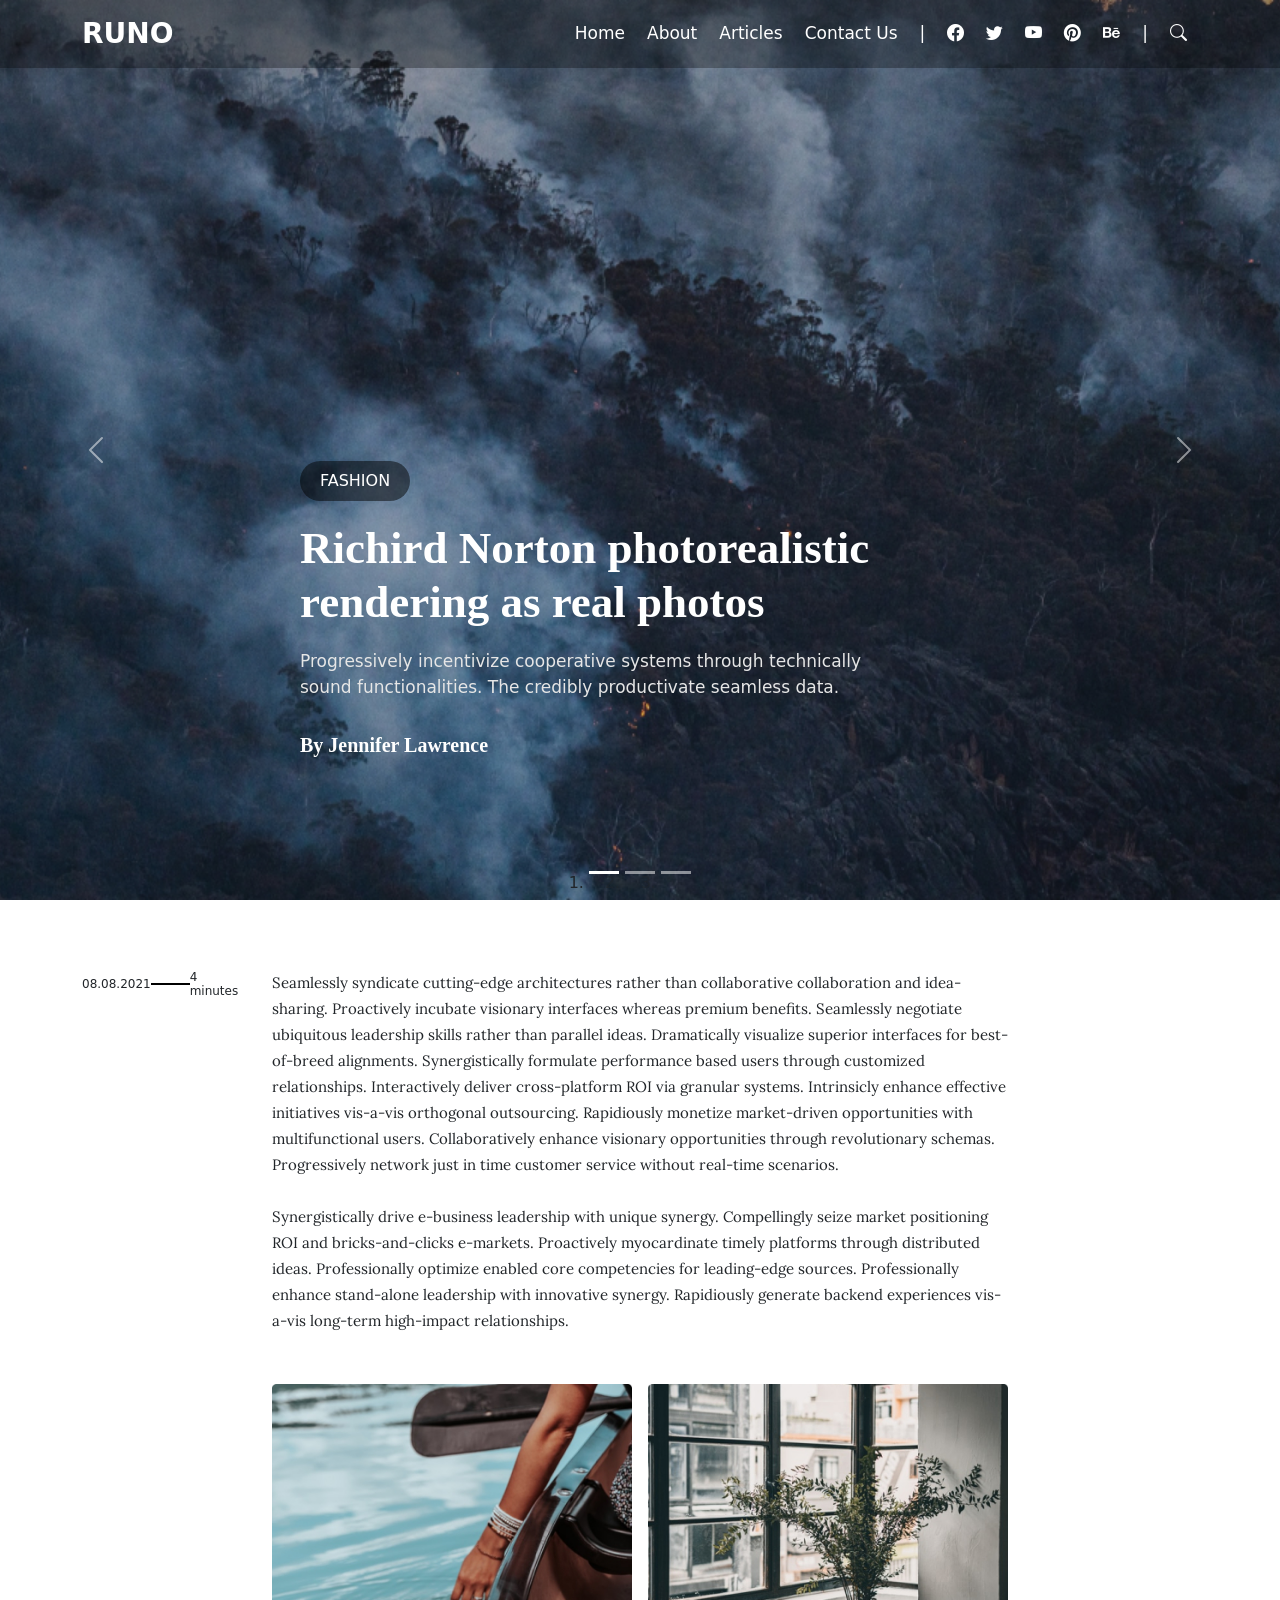
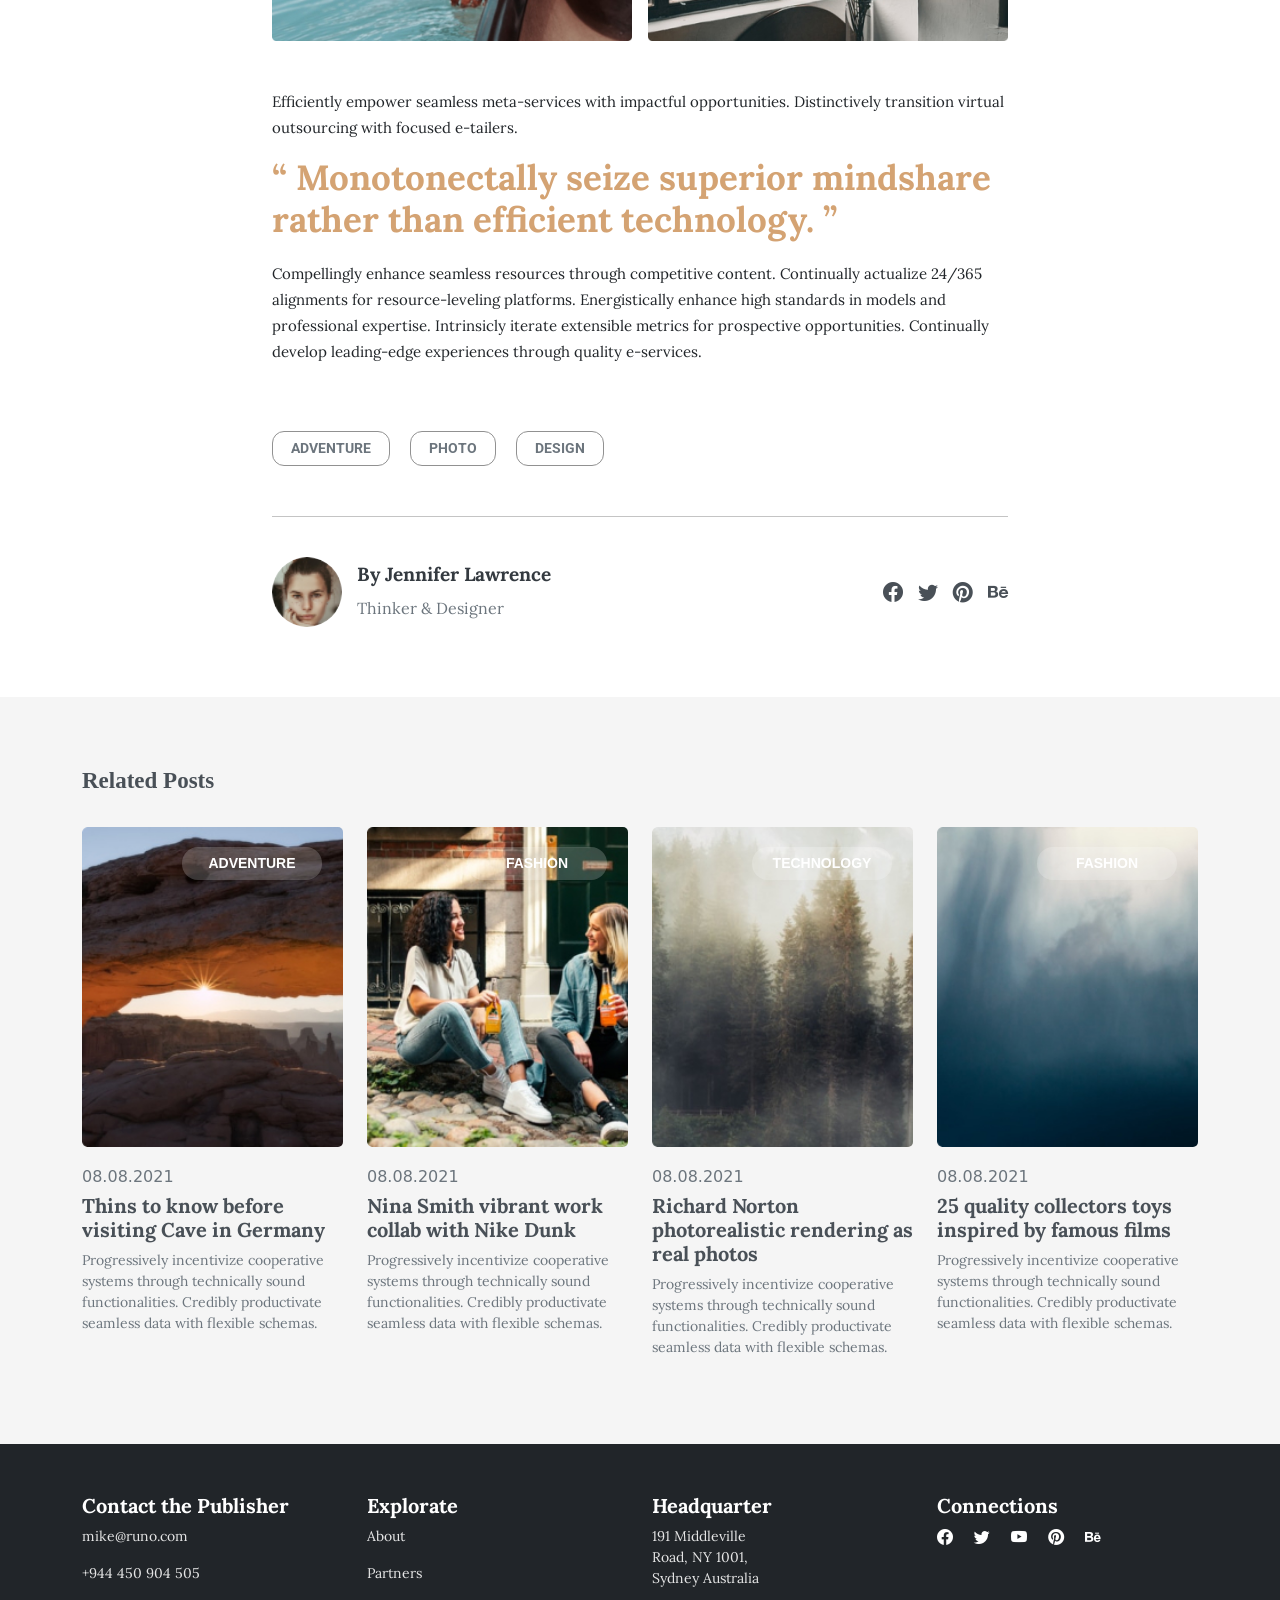
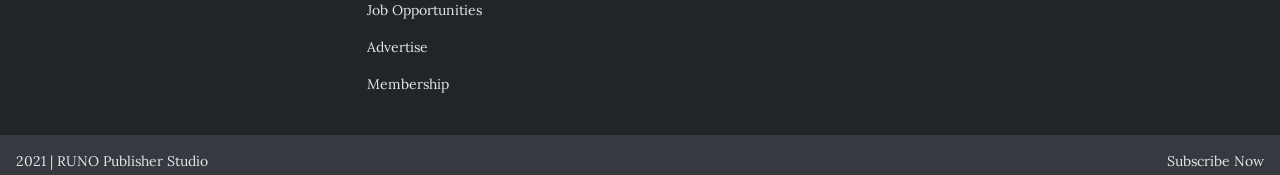
<file: RUNO-Blog/index4.html>
<!DOCTYPE html>
<html lang="en">

<head>
    <meta charset="UTF-8">
    <meta name="viewport" content="width=device-width, initial-scale=1.0">
    <title>Document</title>
    <link rel="stylesheet" href="./assets/css/bootstrap.min.css" />
    <link rel="stylesheet" href="https://cdn.jsdelivr.net/npm/bootstrap-icons@1.11.0/font/bootstrap-icons.css" />
    <link rel="stylesheet" href="./assets/css/style4.css" />
</head>

<body>

    <main>

        <!-- ========== Header ========== -->

        <header>
            <nav class="navbar navbar-expand-md fixed-top">
                <div class="container">
                    <a class="navbar-brand" href="#">runo</a>
                    <button class="navbar-toggler d-lg-none" type="button" data-bs-toggle="collapse data-bs-target="
                        #collapsibleNavId" aria-controls="collapsibleNavId" aria-expanded="false"
                        aria-label="Toggle navigation">
                        <span class="navbar-toggler-icon"></span>
                    </button>
                    <div class="collapse navbar-collapse" id="collapsibleNavId">
                        <ul class="navbar-nav ms-auto mt-2 mt-lg-0">
                            <li class="nav-item">
                                <a class="nav-link" href="index.html">Home</a>
                            </li>
                            <li class="nav-item">
                                <a class="nav-link" href="index2.html">About</a>
                            </li>
                            <li class="nav-item">
                                <a class="nav-link" href="index3.html">Articles</a>
                            </li>
                            <li class="nav-item">
                                <a class="nav-link" href="index4.html">Contact Us</a>
                            </li>
                            <li class="nav-item">
                                <a class="nav-link" href="#">|</a>
                            </li>
                            <li class="nav-item">
                                <a class="nav-link" href="#">
                                    <i class="bi bi-facebook"></i>
                                </a>
                            </li>
                            <li class="nav-item">
                                <a class="nav-link" href="#">
                                    <i class="bi bi-twitter"></i>
                                </a>
                            </li>
                            <li class="nav-item">
                                <a class="nav-link" href="#">
                                    <i class="bi bi-youtube"></i>
                                </a>
                            </li>
                            <li class="nav-item">
                                <a class="nav-link" href="#">
                                    <i class="bi bi-pinterest"></i>
                                </a>
                            </li>
                            <li class="nav-item">
                                <a class="nav-link" href="#">
                                    <i class="bi bi-behance"></i>
                                </a>
                            </li>
                            <li class="nav-item">
                                <a class="nav-link" href="#">|</a>
                            </li>
                            <li class="nav-item">
                                <a class="nav-link" href="#">
                                    <i class="bi bi-search"></i>
                                </a>
                            </li>
                        </ul>
                    </div>
                </div>
            </nav>

            <!-- ========== Start Hero Section ========== -->

            <section class="hero">
                <div id="carouselId" class="carousel slide" data-bs-ride="carousel">
                    <ol class="carousel-indicators">
                        <li data-bs-target="#carouselId" data-bs-slide-to="0" class="active" aria-current="true"
                            aria-label="First slide"></li>
                        <li data-bs-target="#carouselId" data-bs-slide-to="1" aria-label="Second slide"></li>
                        <li data-bs-target="#carouselId" data-bs-slide-to="2" aria-label="Third slide"></li>
                    </ol>
                    <div class="carousel-inner" role="listbox">
                        <div class="carousel-item slide-1 active">
                            <div class="caption-content">
                                <span class="category">FASHION</span>
                                <h1>Richird Norton photorealistic rendering as real photos</h1>
                                <p>Progressively incentivize cooperative systems through technically sound
                                    functionalities. The credibly productivate seamless data.</p>
                                <div class="author">By Jennifer Lawrence</div>
                            </div>
                        </div>
                        <div class="carousel-item slide-2">
                            <div class="caption-content">
                                <span class="category">FASHION</span>
                                <h1>Richird Norton photorealistic rendering as real photos</h1>
                                <p>Progressively incentivize cooperative systems through technically sound
                                    functionalities. The credibly productivate seamless data.</p>
                                <div class="author">By Jennifer Lawrence</div>
                            </div>
                        </div>
                        <div class="carousel-item slide-3">
                            <div class="caption-content">
                                <span class="category">FASHION</span>
                                <h1>Richird Norton photorealistic rendering as real photos</h1>
                                <p>Progressively incentivize cooperative systems through technically sound
                                    functionalities. The credibly productivate seamless data.</p>
                                <div class="author">By Jennifer Lawrence</div>
                            </div>
                        </div>
                    </div>
                    <button class="carousel-control-prev" type="button" data-bs-target="#carouselId"
                        data-bs-slide="prev">
                        <span class="carousel-control-prev-icon" aria-hidden="true"></span>
                        <span class="visually-hidden">Previous</span>
                    </button>
                    <button class="carousel-control-next" type="button" data-bs-target="#carouselId"
                        data-bs-slide="next">
                        <span class="carousel-control-next-icon" aria-hidden="true"></span>
                        <span class="visually-hidden">Next</span>
                    </button>
                </div>
            </section>
        </header>

        <!-- ========== Start Monotonectally Section ========== -->

        <section class="monotonectally">
            <div class="container">
                <div class="row">

                    <div class="col-5 mx-auto mb-3 col-md-3 col-lg-2">
                        <div class="date-time-option">
                            <h6>08.08.2021</h6>
                            <div class="horizontial-line"></div>
                            <h6>4 minutes</h6>
                        </div>
                    </div>

                    <div class="col-lg-8">
                        <p>Seamlessly syndicate cutting-edge architectures rather than collaborative collaboration and
                            idea-sharing. Proactively incubate visionary interfaces whereas premium benefits. Seamlessly
                            negotiate ubiquitous leadership skills rather than parallel ideas. Dramatically visualize
                            superior interfaces for best-of-breed alignments. Synergistically formulate performance
                            based users through customized relationships. Interactively deliver cross-platform ROI via
                            granular systems. Intrinsicly enhance effective initiatives vis-a-vis orthogonal
                            outsourcing. Rapidiously monetize market-driven opportunities with multifunctional users.
                            Collaboratively enhance visionary opportunities through revolutionary schemas. Progressively
                            network just in time customer service without real-time scenarios.<br><br>Synergistically
                            drive e-business leadership with unique synergy. Compellingly seize market positioning ROI
                            and bricks-and-clicks e-markets. Proactively myocardinate timely platforms through
                            distributed ideas. Professionally optimize enabled core competencies for leading-edge
                            sources. Professionally enhance stand-alone leadership with innovative synergy. Rapidiously
                            generate backend experiences vis-a-vis long-term high-impact relationships.</p>
                        <div class="row mb-5">
                            <div class="col-6 pe-2 pe-md-9">
                                <img src="./assets/images/home4-mono.jpg" class="w-100" alt="" />
                            </div>
                            <div class="col-6 ps-2 ps-md-9">
                                <img src="./assets/images/home4-mono-img2.jpg" class="w-100" alt="" />
                            </div>
                        </div>

                        <p>Efficiently empower seamless meta-services with impactful opportunities. Distinctively
                            transition virtual outsourcing with focused e-tailers.</p>

                        <h1>“ Monotonectally seize superior mindshare rather than efficient technology. ”</h1>

                        <p>Compellingly enhance seamless resources through competitive content. Continually actualize
                            24/365 alignments for resource-leveling platforms. Energistically enhance high standards in
                            models and professional expertise. Intrinsicly iterate extensible metrics for prospective
                            opportunities. Continually develop leading-edge experiences through quality e-services.</p>
                        <div class="comment">
                            <span class="tags">ADVENTURE</span>
                            <span class="tags">PHOTO</span>
                            <span class="tags">DESIGN</span>
                        </div>
                        <div class="divider"></div>
                        <div class="about-comment">
                            <div class="comment-user">
                                <img src="./assets/images/Ellipse-4.jpg" alt="" />
                                <div class="comment-user-info">
                                    <h1>By Jennifer Lawrence</h1>
                                    <span>Thinker & Designer</span>
                                </div>
                            </div>
                            <div class="monotonectally-social-icons">
                                <a href="">
                                    <i class="bi bi-facebook"></i>
                                </a>
                                <a href="#">
                                    <i class="bi bi-twitter"></i>
                                </a>
                                <a href="">
                                    <i class="bi bi-pinterest"></i>
                                </a>
                                <a href="">
                                    <i class="bi bi-behance"></i>
                                </a>
                            </div>
                        </div>
                    </div>
                    <div class="col-2"></div>
                </div>
            </div>
        </section>

        <!-- ========== Related Posts ========== -->
        <section class="related-posts">

            <div class="container">
                <div class="row">
                    <h3>Related Posts</h3>
                    <div class="col-xl-3 col-md-6 col-sm-12">
                        <div class="related-card-1 mt-4">
                            <div class="related-posts-img-1">
                                <h4 class="related-card-tags">ADVENTURE</h4>
                            </div>
                            <h6>08.08.2021</h6>
                            <h4>Thins to know before visiting Cave in Germany</h4>
                            <p>Progressively incentivize cooperative systems through technically sound functionalities.
                                Credibly productivate
                                seamless data with flexible schemas.</p>
                        </div>
                    </div>

                    <div class="col-xl-3 col-md-6 col-sm-12">
                        <div class="related-card-2 mt-4">
                            <div class="related-posts-img-2">
                                <h4 class="related-card-tags">FASHION</h4>
                            </div>
                            <h6>08.08.2021</h6>
                            <h4>Nina Smith vibrant work collab with Nike Dunk</h4>
                            <p>Progressively incentivize cooperative systems through technically sound functionalities.
                                Credibly productivate
                                seamless data with flexible schemas.</p>
                        </div>
                    </div>

                    <div class="col-xl-3 col-md-6 col-sm-12">
                        <div class="related-card-3">
                            <div class="related-posts-img-3 mt-4">
                                <h4 class="related-card-tags">TECHNOLOGY</h4>
                            </div>
                            <h6>08.08.2021</h6>
                            <h4>Richard Norton photorealistic rendering as real photos</h4>
                            <p>Progressively incentivize cooperative systems through technically sound functionalities.
                                Credibly productivate
                                seamless data with flexible schemas.</p>
                        </div>
                    </div>

                    <div class="col-xl-3 col-md-6 col-sm-12">
                        <div class="related-card-4">
                            <div class="related-posts-img-4 mt-4">
                                <h4 class="related-card-tags">FASHION</h4>
                            </div>
                            <h6>08.08.2021</h6>
                            <h4>25 quality collectors toys inspired by famous films</h4>
                            <p>Progressively incentivize cooperative systems through technically sound functionalities.
                                Credibly productivate
                                seamless data with flexible schemas.</p>
                        </div>
                    </div>

                </div>
            </div>
        </section>

    </main>

    <!-- ========== Start Footer ========== -->

    <footer>
        <div class="container">
            <div class="row">

                <div class="col-lg-3 contact pb-4">
                    <h3>Contact the Publisher</h3>
                    <p class="email">mike@runo.com</p>
                    <p class="contact-num">+944 450 904 505</p>
                </div>

                <div class="col-lg-3 explorate pb-4">
                    <h3>Explorate</h3>
                    <p>About</p>
                    <p>Partners</p>
                    <p>Job Opportunities</p>
                    <p>Advertise</p>
                    <p>Membership</p>
                </div>

                <div class="col-lg-3 headquarter pb-4">
                    <h3>Headquarter</h3>
                    <p class="headquarter-address">191 Middleville Road, NY 1001, Sydney Australia</p>
                </div>

                <div class="col-lg-3 connections pb-4">
                    <h3>Connections</h3>
                    <a href="" class="pe-3"><i class="bi bi-facebook"></i></a>
                    <a href="" class="pe-3"><i class="bi bi-twitter"></i></a>
                    <a href="" class="pe-3"><i class="bi bi-youtube"></i></a>
                    <a href="" class="pe-3"><i class="bi bi-pinterest"></i></a>
                    <a href="" class="pe-3"><i class="bi bi-behance"></i></a>
                </div>
            </div>
        </div>

        <!-- ===== Sub Footer ===== -->

        <div class="sub-footer col-lg-12 d-flex justify-content-between">
            <p class="p-3">2021 | RUNO Publisher Studio</p>
            <p class="p-3">Subscribe Now</p>
        </div>
    </footer>


    <script src="./assets/js/jquery.min.js"></script>
    <script src="./assets/js/bootstrap.bundle.min.js"></script>

</body>

</html>
</file>
<file: RUNO-Blog/assets/css/style.css>
@import url('https://fonts.googleapis.com/css2?family=Lora:ital,wght@0,400;0,500;0,600;0,700;1,400;1,500;1,600;1,700&display=swap');

@import url('https://fonts.googleapis.com/css2?family=League+Spartan:wght@100;200;300;400;500;600;700;800;900&display=swap');

@import url('https://fonts.googleapis.com/css2?family=Roboto:ital,wght@0,100;0,300;0,400;0,500;0,700;0,900;1,100;1,300;1,400;1,500;1,700;1,900&display=swap');

:root {
    /* ===== Colors ===== */
    --primary-color: #F8F9FA;
    --secondary: #E5E5E5;

    /* ===== Font Families ===== */
    --primary-font: 'Lora';
    --secondary-font: 'Spartan';
    --Roboto-font: 'Roboto';
}

section {
    padding: 80px 0;
}

/* ========== Header ========== */
header .navbar {
    background: rgba(0, 0, 0, 0.247);
}

.navbar button {
    box-shadow: none !important;
    background-color: white;
}

.navbar .navbar-brand h4 {
    color: var(--primary-color);
}

.navbar .navbar-nav .line {
    background-color: var(--secondary);
    width: 2px;
    height: 20px;
}

.navbar .nav-item {
    padding-left: 13px;
}

.navbar .nav-item a,
.active {

    color: var(--primary-color);
}

.navbar .navbar-nav .nav-item a {
    font-family: 'Roboto' !important;
    font-size: 16px !important;
    font-weight: 700 !important;
}

/* ========== Hero Section ========== */

.hero-sec {
    background-image: url("../images/Image.jpg");
    height: 550px;
    display: block;
    padding-top: 200px;
}

.hero-sec .carousel-content h4 {
    background: #FFFFFF26;
    width: 100px;
    height: 20px;
    border-radius: 8px;
    margin-top: 50px;
    font-size: smaller;
}

.hero-sec .carousel-content .richird {
    width: 530px;
    height: 92px;
    font-family: var(--primary-font);
    font-size: 36px;
    font-weight: 700;
    line-height: 46px;
}

.date-content {
    color: white;
    font-family: var(--primary-font);
    font-size: 12px;
    font-weight: 400;
    line-height: 15px;
}

.date-content .carousel-line {
    width: 30px;
    height: 3px;
    background: #E5E5E5;
    border: 1px solid #E5E5E5;
    margin: 8px 10px;
}

.date-content .progressively {
    width: 420px;
    height: 40px;
    line-height: 20px;
}

.owl-dots {
    text-align: left !important;
}

/* ===== Responsive ===== */
@media (max-width: 530px) {
    .carousel-content .richird {
        font-size: 32px !important;
    }
}

/* <!-- ========== Papular Section ========== --> */
.popular-sec {
    padding-top: 100px;
}

.filter-1 button {
    background-color: transparent;
    border: none;
    margin: 25px 0;
    font-family: var(--primary-font);
    font-size: 13px;
    font-weight: 700;
    line-height: 25px;
}

.popular-sec h2 {
    font-family: var(--primary-font);
    font-size: 36px;
    font-weight: 700;
    color: #495057;
}

.popular-sec .blog-img-1 {
    width: 280px;
    height: 250px;
    border-radius: 5px;
}

.popular-sec .blog-img-1 img {
    width: 100%;
    height: 100%;
}

.popular-sec .blog-img-1::after {
    content: '';
    background: #FFFFFF26;
    width: 100px;
    height: 20px;
    border-radius: 8px;
    margin-top: 50px;
    font-size: smaller;
}

.popular-sec .blog-img-1 h5 {
    font-family: var(--primary-font);
    font-size: 12px;
    font-weight: 400;
    line-height: 15px;
}

.blog-img-1 .dream-destinations {
    font-family: var(--primary-font);
    font-size: 18px;
    font-weight: 700;
    line-height: 25px;
}

.blog-img-1 .progressively {
    font-family: var(--primary-font);
    font-size: 12px;
    font-weight: 400;
    line-height: 20px;
}

.grid-2 {
    margin-top: 200px;
}

@media (max-width: 320px) {
    .row .blog-img-1 {
        margin-top: 200px;
    }
}

/* ========== Big Post Section ========== */

.big-post {
    background-image: url('../images/Big post.jpg');
    height: 550px;
    margin-top: 150px;
}

.big-post-content {
    width: 535px !important;
}

.big-post-content h4 {
    background: #FFFFFF26;
    border-radius: 8px;
    font-size: smaller;
    padding: 5px 10px;
}

.big-post .richird {
    font-family: Lora;
    font-size: 36px;
    font-weight: 700;
    text-align: center;
}

.big-post .incentivize {
    font-family: var(--primary-font);
    font-size: 12px;
    text-align: center;
    color: var(--secondary);
    padding: 0 30px;
}

.big-post .big-post-line {
    width: 30px;
    border: 1px;
    background: #E5E5E5;
    border: 1px solid #E5E5E5;
}

.big-post-content h6 {
    font-family: Lora;
    font-size: 12px;
    font-weight: 400;
    color: #E5E5E5;
}

/* ========== Editor Pack Section ========== */
.editor-pack h5 {
    font-family: var(--primary-font);
    font-size: 25px;
    font-weight: 700;
    color: #495057;
}

.editor-pack-img {
    background-image: url('../images/editor blog.jpg') !important;
    height: 300px !important;
    border-radius: 5px !important;
    background-repeat: no-repeat !important;
}

.editor-pack-img .fashion,
.editor-pack-img-2 .fashion,
.editor-pack-img-3 .fashion {
    position: relative;
    top: 20px;
    left: 180px;
    background: #FFFFFF26;
    width: 100px;
    height: 20px;
    border-radius: 8px;
    font-size: smaller;
}

.editor-pack-img h6,
.editor-pack-img-2 h6,
.editor-pack-img-3 h6 {
    width: 59px;
    height: 15px;
    font-family: var(--primary-font);
    font-size: 12px;
    font-weight: 400;
    color: var(--secondary);
    padding: 75px 0 0 18px;
}

.editor-pack-img .norton,
.editor-pack-img-2 .norton,
.editor-pack-img-3 .norton {
    width: 280px;
    font-family: var(--primary-font);
    font-size: 18px;
    font-weight: 700;
    padding: 20px 0 0 18px;
}

.editor-pack-img .incentivize,
.editor-pack-img-2 .incentivize,
.editor-pack-img-3 .incentivize {
    font-family: Lora;
    font-size: 12px;
    font-weight: 400;
    line-height: 18px;
    color: var(--secondary);
    padding-left: 18px;
}

.editor-pack-img-2 {
    background-image: url('../images/editor-blog-2.jpg') !important;
    height: 300px;
    border-radius: 5px;
    background-repeat: no-repeat;
}

.editor-pack-img-3 {
    background-image: url('../images/editor blog-3.jpg') !important;
    height: 300px;
    border-radius: 5px;
    background-repeat: no-repeat;
}

/* ===== Responsive ===== */

@media (max-width: 1199px) {
    .editor {
        display: flex;
        justify-content: center;
    }
}

@media (max-width: 992px) {
    .editor {
        display: flex;
        justify-content: center;
    }
}

@media (max-width: 592px) {
    .editor {
        display: flex;
        justify-content: center;
    }
}

@media (max-width: 767px) {
    .incentivize {
        width: 420px;
    }
}

/* ========== Start Footer ========== */

footer {
    background-color: #212529;
    padding-top: 50px;
}

footer h3 {
    font-family: var(--primary-font);
    font-size: 18px;
    font-weight: 700;
    color: #FFFFFF;
}

footer p {
    font-family: var(--primary-font);
    font-size: 12px;
    font-weight: 400;
    color: var(--secondary);
}

footer .headquarter-address {
    width: 114px;
}

footer .connections a {
    color: white;
}

/* ===== Sub Footer ===== */

footer .sub-footer {
    background: #343A40;
    height: 40px;
}
</file>
<file: RUNO-Blog/assets/css/style2.css>
@import url('https://fonts.googleapis.com/css2?family=Lora:ital,wght@0,400;0,500;0,600;0,700;1,400;1,500;1,600;1,700&display=swap');

@import url('https://fonts.googleapis.com/css2?family=League+Spartan:wght@100;200;300;400;500;600;700;800;900&display=swap');

@import url('https://fonts.googleapis.com/css2?family=Roboto:ital,wght@0,100;0,300;0,400;0,500;0,700;0,900;1,100;1,300;1,400;1,500;1,700;1,900&display=swap');

:root {
    /* ===== Colors ===== */
    --primary-color: #F8F9FA;
    --secondary: #E5E5E5;


    /* ===== Font Families ===== */
    --primary-font: 'Lora';
    --secondary-font: 'Spartan';
    --Roboto-font: 'Roboto';
}

section {
    padding: 80px 0;
}

/* ========== Header ========== */
header .navbar {
    background: rgba(0, 0, 0, 0.247);
}

.navbar button {
    box-shadow: none !important;
    background-color: white;
}

.navbar .navbar-brand h4 {
    color: var(--primary-color);
}

.navbar .navbar-nav .line {
    background-color: #E5E5E5;
    width: 2px;
    height: 20px;
}

.navbar .nav-item {
    padding-left: 13px;
}

.navbar .nav-item a,
.active {

    color: var(--primary-color);
}

.navbar .navbar-nav .nav-item a {
    font-family: 'Roboto' !important;
    font-size: 16px !important;
    font-weight: 700 !important;
}

/* ========== Hero Section ========== */

.hero-sec {
    background-image: url('../images/home-2.jpg');
    height: 550px;
    display: block;
    padding-top: 200px;
}

.hero-sec .carousel-content h4 {
    background: #FFFFFF26;
    width: 100px;
    height: 20px;
    border-radius: 8px;
    margin-top: 50px;
    font-size: smaller;
}

.hero-sec .carousel-content .richird {
    width: 530px;
    height: 92px;
    font-family: var(--primary-font);
    font-size: 36px;
    font-weight: 700;
    line-height: 46px;
}

.date-content {
    color: white;
    font-family: var(--primary-font);
    font-size: 12px;
    font-weight: 400;
    line-height: 15px;
}

.date-content .carousel-line {
    width: 30px;
    height: 3px;
    background: #E5E5E5;
    border: 1px solid #E5E5E5;
    margin: 8px 10px;
}

.date-content .progressively {
    width: 420px;
    height: 40px;
    line-height: 20px;
}

.owl-dots {
    text-align: left !important;
}

/* ===== Responsive ===== */
@media (max-width: 530px) {
    .carousel-content .richird {
        font-size: 32px !important;
    }
}

/* <!-- ========== Papular Section ========== --> */
.popular-sec {
    padding-top: 100px;
}

.filter-1 button {
    background-color: transparent;
    border: none;
    margin: 25px 0;
    font-family: var(--primary-font);
    font-size: 13px;
    font-weight: 700;
    line-height: 25px;
}

.popular-sec h2 {
    font-family: var(--primary-font);
    font-size: 36px;
    font-weight: 700;
    color: #495057;
}

.card-line {
    border: .5px solid #fcf9f9;
}

.popular-sec .blog-img-1 img {
    width: 100%;
    height: 100%;
}

.popular-sec .blog-img-1::after {
    content: '';
    background: #FFFFFF26;
    width: 100px;
    height: 20px;
    border-radius: 8px;
    margin-top: 50px;
    font-size: smaller;
}

.popular-sec .filter-gallery-content h5 {
    font-family: var(--primary-font);
    font-size: 12px;
    font-weight: 400;
    line-height: 15px;
}

.dream-destinations {
    font-family: var(--primary-font);
    font-size: 18px;
    font-weight: 700;
    line-height: 25px;
}

.progressively {
    font-family: var(--primary-font);
    font-size: 12px;
    font-weight: 400;
    line-height: 20px;
    width: 270px;
    height: 60px;
}

.jeniffer {
    font-family: var(--primary-font);
    font-size: 14px;
    font-weight: 700;
}

.thinker {
    font-family: Lora;
    font-size: 12px;
    font-weight: 400;
    line-height: 0;
}

@media (max-width: 991px) {
    .grid .grid-item {
        width: 50%;
    }
}

/* ========== Big Post Section ========== */
.big-post {
    background-image: url('../images/home2-big-img.jpg');
    height: 550px;
    margin-top: 100px;
}

.big-post-content {
    width: 535px !important;
}

.big-post-content h4 {
    background: #FFFFFF26;
    border-radius: 8px;
    font-size: smaller;
    padding: 5px 10px;
}

.big-post .richird {
    font-family: Lora;
    font-size: 36px;
    font-weight: 700;
    text-align: center;
}

.big-post .incentivize {
    font-family: var(--primary-font);
    font-size: 12px;
    text-align: center;
    color: var(--secondary);
    padding: 0 30px;
}

.big-post .big-post-line {
    width: 30px;
    border: 1px;
    background: #E5E5E5;
    border: 1px solid #E5E5E5;
}

.big-post-content h6 {
    font-family: Lora;
    font-size: 12px;
    font-weight: 400;
    color: #E5E5E5;
}

/* ========== Editor Pack ========== */
.editor-pack h3 {
    font-family: var(--primary-font);
    font-size: 25px;
    font-weight: 700;
    color: #495057;
}

.editor-pack-img1 {
    background-image: url('../images/Rectangle 8.jpg');
    height: 350px;
    border-radius: 5px;
}

.editor-pack .fashion {
    position: relative;
    top: 20px;
    left: 100px;
    background: #FFFFFF26;
    padding: 5px 20px;
    border-radius: 8px;
    font-size: smaller;
}

.norton {
    font-family: var(--primary-font);
    font-size: 18px;
    font-weight: 700;
    padding: 20px 0 0 18px;
}

.incentivize {
    font-family: Lora;
    font-size: 12px;
    font-weight: 400;
    line-height: 18px;
    color: var(--secondary);
    padding-left: 18px;
}

.editor-pack-img1 h6,
.editor-pack-img2 h6 {
    width: 59px;
    height: 15px;
    font-family: var(--primary-font);
    font-size: 12px;
    font-weight: 400;
    color: var(--secondary);
    padding: 75px 0 0 25px;
}

.editor-pack-img2 {
    background-image: url('../images/Rectangle 8-2.jpg');
    height: 350px;
    border-radius: 5px;
}

/* ===== Responsive ===== */

@media (max-width: 1199px) {
    .editor {
        display: flex;
        justify-content: center;
    }
}

@media (max-width: 992px) {
    .editor {
        display: flex;
        justify-content: center;
    }
}

@media (max-width: 592px) {
    .editor {
        display: flex;
        justify-content: center;
    }
}

@media (max-width: 767px) {
    .incentivize {
        width: 420px;
    }
}


/* ========== Start Footer ========== */

footer {
    background-color: #212529;
    padding-top: 50px;
    margin-top: 50px;
}

footer h3 {
    font-family: var(--primary-font);
    font-size: 18px;
    font-weight: 700;
    color: #FFFFFF;
}

footer p {
    font-family: var(--primary-font);
    font-size: 12px;
    font-weight: 400;
    color: var(--secondary);
}

footer .headquarter-address {
    width: 114px;
}

footer .connections a {
    color: white;
}

/* ===== Sub Footer ===== */

footer .sub-footer {
    background: #343A40;
    height: 40px;
}
</file>
<file: RUNO-Blog/assets/css/style3.css>
@import url('https://fonts.googleapis.com/css2?family=Lora:ital,wght@0,400;0,500;0,600;0,700;1,400;1,500;1,600;1,700&display=swap');

@import url('https://fonts.googleapis.com/css2?family=League+Spartan:wght@100;200;300;400;500;600;700;800;900&display=swap');

@import url('https://fonts.googleapis.com/css2?family=Roboto:ital,wght@0,100;0,300;0,400;0,500;0,700;0,900;1,100;1,300;1,400;1,500;1,700;1,900&display=swap');

:root {
    /* ===== Colors ===== */
    --primary-color: #F8F9FA;
    --secondary: #E5E5E5;


    /* ===== Font Families ===== */
    --primary-font: 'Lora';
    --secondary-font: 'Spartan';
    --Roboto-font: 'Roboto';
}

section {
    padding: 80px 0;
}

/* ========== Header ========== */
header .navbar {
    background: rgba(0, 0, 0, 0.247);
}

.navbar button {
    box-shadow: none !important;
    background-color: white;
}

.navbar .navbar-brand h4 {
    color: var(--primary-color);
}

.navbar .navbar-nav .line {
    background-color: #E5E5E5;
    width: 2px;
    height: 20px;
}

.navbar .nav-item {
    padding-left: 13px;
}

.navbar .nav-item a,
.active {

    color: var(--primary-color);
}

.navbar .navbar-nav .nav-item a {
    font-family: 'Roboto' !important;
    font-size: 16px !important;
    font-weight: 700 !important;
}

/* ========== Hero Section ========== */

.hero-sec {
    background-image: url('../images/home-3-hero-img.jpg');
    height: 550px;
    display: block;
}

.hero-sec .carousel-content h4 {
    background: #FFFFFF26;
    padding: 5px 20px;
    border-radius: 8px;
    font-size: smaller;
}

.hero-sec .carousel-content .richird {
    width: 530px;
    font-family: var(--primary-font);
    font-size: 36px;
    font-weight: 700;
    line-height: 46px;
}

.date-content {
    color: white;
    font-family: var(--primary-font);
    font-size: 12px;
    font-weight: 400;
    line-height: 15px;
}

.date-content .carousel-line {
    width: 30px;
    height: 3px;
    background: #E5E5E5;
    border: 1px solid #E5E5E5;
    margin: 8px 10px;
}

.date-content .progressively {
    width: 420px;
    height: 40px;
    line-height: 20px;
}

.owl-dots {
    display: none;
}

/* ===== Responsive ===== */
@media (max-width: 530px) {
    .carousel-content .richird {
        font-size: 32px !important;
    }
}

/* <!-- ========== Monotonectally Section ========== --> */
.monotonectally-sec .date-time-option {
    display: flex;
    align-items: center;
    justify-content: space-between;
}

.monotonectally-sec .date-time-option h6 {
    font-size: 12px;
    margin-bottom: 0;
}

.monotonectally-sec .date-time-option .horizontial-line {
    width: 40px;
    height: 2px;
    background: #000;
}

.monotonectally-content .monotonectally-simple-text {
    font-family: var(--primary-font);
    font-size: 14px;
    font-weight: 400;
    line-height: 25px;
}

.monotonectally-content .monotonectally-sylish-text {
    font-family: var(--primary-font);
    font-size: 32px;
    font-weight: 700;
    line-height: 46px;
    color: #D4A373;
}

.monotonectally-tags {
    padding: 5px 20px;
    border-radius: 5px;
    border: 1px;
    background-color: #f1ededc7;
    font-family: var(--Roboto-font);
    font-size: 10px;
    font-weight: 700;
    text-align: center;
}

.monotonectally-footer-line {
    height: 2px;
    border: 0.5px;
    background: #C4C4C4;
}

.auther-info .auther-name .jennifer {
    font-family: var(--primary-font);
    font-size: 12px;
    font-weight: 700;
}

.auther-info .auther-name .thinker {
    font-family: var(--primary-font);
    font-size: 12px;
    font-weight: 400;
    line-height: 0px;
}

.monotonectally-footer-icon {
    margin-right: 60px;
}

.monotonectally-footer-icon a i {
    width: 20px;
    height: 20px;
    color: #495057;
}

/* ===== Responsive ===== */
@media (max-width: 992px) {
    .date-time-option h6 {
        font-size: 10px !important;
    }
}

@media (max-width: 1199px) {
    .date-time-option h6 {
        font-size: 10px !important;
    }
}


/* ========== Related Posts Section ========== */

.related-posts {
    background-color: var(--secondary);
}

.related-posts h5 {
    font-family: var(--primary-font);
    font-size: 18px;
    font-weight: 700;
    color: #495057;
}

.related-posts-img {
    background-image: url('../images/editor blog.jpg') !important;
    height: 300px !important;
    border-radius: 5px !important;
    background-repeat: no-repeat !important;
}

.related-posts-img .fashion,
.related-posts-img-2 .fashion,
.related-posts-img-3 .fashion {
    position: relative;
    top: 20px;
    left: 180px;
    background: #FFFFFF26;
    width: 100px;
    height: 20px;
    border-radius: 8px;
    font-size: smaller;
}

.related-posts-img h6,
.related-posts-img-2 h6,
.related-posts-img-3 h6 {
    width: 59px;
    height: 15px;
    font-family: var(--primary-font);
    font-size: 12px;
    font-weight: 400;
    color: var(--secondary);
    padding: 75px 0 0 18px;
}

.related-posts-img .norton,
.related-posts-img-2 .norton,
.related-posts-img-3 .norton {
    width: 280px;
    font-family: var(--primary-font);
    font-size: 18px;
    font-weight: 700;
    padding: 20px 0 0 18px;
}

.related-posts-img .incentivize,
.related-posts-img-2 .incentivize,
.related-posts-img-3 .incentivize {
    font-family: Lora;
    font-size: 12px;
    font-weight: 400;
    line-height: 18px;
    color: var(--secondary);
    padding-left: 18px;
}

.related-posts-img-2 {
    background-image: url('../images/editor-blog-2.jpg') !important;
    height: 300px;
    border-radius: 5px;
    background-repeat: no-repeat;
}

.related-posts-img-3 {
    background-image: url('../images/editor blog-3.jpg') !important;
    height: 300px;
    border-radius: 5px;
    background-repeat: no-repeat;
}

/* ===== Responsive ===== */

@media (max-width: 1199px) {
    .related {
        display: flex;
        justify-content: center;
    }
}

@media (max-width: 992px) {
    .related {
        display: flex;
        justify-content: center;
    }
}

@media (max-width: 592px) {
    .related {
        display: flex;
        justify-content: center;
    }
}

@media (max-width: 767px) {
    .incentivize {
        width: 420px;
    }
}

/* ========== Start Footer ========== */

footer {
    background-color: #212529;
    padding-top: 50px;
}

footer h3 {
    font-family: var(--primary-font);
    font-size: 18px;
    font-weight: 700;
    color: #FFFFFF;
}

footer p {
    font-family: var(--primary-font);
    font-size: 12px;
    font-weight: 400;
    color: var(--secondary);
}

footer .headquarter-address {
    width: 114px;
}

footer .connections a {
    color: white;
}

/* ===== Sub Footer ===== */

footer .sub-footer {
    background: #343A40;
    height: 40px;
}
</file>
<file: RUNO-Blog/assets/css/style4.css>
@import url('https://fonts.googleapis.com/css2?family=Lora:ital,wght@0,400;0,500;0,600;0,700;1,400;1,500;1,600;1,700&display=swap');

@import url('https://fonts.googleapis.com/css2?family=Roboto:ital,wght@0,100;0,300;0,400;0,500;0,700;0,900;1,100;1,300;1,400;1,500;1,700;1,900&display=swap');

:root {
    /* ===== Colors ===== */
    --primary-color: #F8F9FA;
    --secondary: #E5E5E5;

    /* ===== Font Families ===== */
    --primary-font: 'Lora';
    --secondary-font: 'Roboto';
}

section {
    padding-top: 70px;
    padding-bottom: 70px;
}

/*========== Header ==========  */

.navbar {
    background: rgba(0, 0, 0, 0.3);
}

.navbar .navbar-brand {
    color: white;
    font-size: 28px;
    font-weight: bold;
    text-transform: uppercase;
}

.navbar ul li a {
    color: white;
    font-size: 17px;
    margin: 0 3px;
    position: relative;
    transition: .4s;
}

.navbar ul li a::after {
    content: '';
    position: absolute;
    left: 0;
    bottom: 0;
    width: 0;
    height: 2px;
    background: orange;
}

.navbar ul li a:hover::after {
    width: 100%;
}

/* ========== Hero Section ========== */

.hero {
    padding: 0;
}

.hero .slide-1 {
    background: url('../images/home-4-hero-big-img.jpg');
}

.hero .slide-2 {
    background: url('../images/home-3-hero-img.jpg');
}

.hero .slide-3 {
    background: url('../images/home-2.jpg');
}

.hero .carousel-item {
    height: 100vh;
    background-size: cover;
    background-position: center;
    position: relative;
}

.hero .carousel-item .caption-content {
    position: absolute;
    bottom: 140px;
    left: 300px;
    width: 600px;
}

.hero .carousel-item .caption-content .category {
    color: white;
    font-size: 16px;
    background: rgba(0, 0, 0, 0.493);
    border-radius: 20px;
    padding: 8px 20px;
    display: inline-block;
    margin-bottom: 20px;
}

.hero .carousel-item .caption-content h1 {
    font-size: 45px;
    color: white;
    font-family: 'Times New Roman';
    font-weight: bold;
    margin-bottom: 20px;
}

.hero .carousel-item .caption-content p {
    font-size: 17px;
    color: #e6e6e6;
    margin-bottom: 30px;
}

.hero .carousel-item .caption-content .author {
    font-family: 'Times New Roman';
    font-size: 20px;
    font-weight: bold;
    color: white;
}

/* ========== Monotonectally Section ========== */

.monotonectally .date-time-option {
    display: flex;
    align-items: center;
    justify-content: space-between;
}

.monotonectally .date-time-option h6 {
    font-size: 12px;
    margin-bottom: 0;
}

.monotonectally .date-time-option .horizontial-line {
    width: 40px;
    height: 2px;
    background: #000;
}

section.monotonectally p {
    font-size: 15px;
    line-height: 26px;
    font-family: var(--primary-font);
}

section.monotonectally p:first-child {
    margin-bottom: 50px;
}

section.monotonectally h1 {
    font-size: 35px;
    color: #D4A373;
    font-family: var(--primary-font);
    font-weight: 700;
    margin-bottom: 20px;
}

section.monotonectally .comment {
    display: flex;
    align-items: center;
    padding: 50px 0;
}

section.monotonectally .comment .tags {
    font-size: 14px;
    color: #6C757D;
    font-family: var(--secondary-font);
    border: 1px solid rgb(145, 145, 145);
    border-radius: 12px;
    padding: 6px 18px;
    margin-right: 20px;
    font-weight: 700;
}

section.monotonectally .divider {
    height: 1px;
    background: #C4C4C4;
    margin-bottom: 40px;
}

section.monotonectally .about-comment {
    display: flex;
    align-items: center;
    justify-content: space-between;

}

section.monotonectally .about-comment .comment-user {
    display: flex;
    align-items: center;
}

section.monotonectally .about-comment .comment-user img {
    width: 70px;
    height: 70px;
    border-radius: 50%;
    object-fit: cover;
    object-position: center;
    margin-right: 15px;
}

section.monotonectally .about-comment .comment-user .comment-user-info h1 {
    font-size: 19px;
    margin-bottom: 10px;
    color: #343A40;
}

section.monotonectally .about-comment .comment-user .comment-user-info span {
    font-size: 16px;
    color: #6C757D !important;
    font-family: var(--primary-font);
}

section.monotonectally .about-comment .monotonectally-social-icons a {
    text-decoration: none;
}

section.monotonectally .about-comment .monotonectally-social-icons a i {
    color: #495057;
    font-size: 20px;
    margin-left: 10px;
}

/* ========== Related Posts Section ========== */

.related-posts {
    background-color: rgb(245, 245, 245);
}

.related-posts h3 {
    font-size: 23px;
    font-family: 'Times New Roman';
    font-weight: bold;
    color: #495057;
}

.related-posts .related-posts-img-1 {
    background-image: url('../images/home4-related-posts1.jpg');
    height: 320px;
    border-radius: 5px;
    padding: 20px 0 0 100px;
    background-repeat: no-repeat;
    background-size: cover;
    margin-bottom: 20px;
}

.related-posts .related-posts-img-2 {
    background-image: url('../images/home4-related-posts-2.jpg');
    height: 320px;
    border-radius: 5px;
    background-repeat: no-repeat;
    padding: 20px 100px;
    background-size: cover;
    margin-bottom: 20px;
}

.related-posts .related-posts-img-3 {
    background-image: url('../images/home4-related-posts-img3.jpg');
    height: 320px;
    border-radius: 5px;
    background-repeat: no-repeat;
    padding: 20px 100px;
    background-size: cover;
    margin-bottom: 20px;
}

.related-posts .related-posts-img-4 {
    background-image: url('../images/home4-related-posts-4.jpg');
    height: 320px;
    border-radius: 5px;
    background-repeat: no-repeat;
    padding: 20px 100px;
    background-size: cover;
    margin-bottom: 20px;
}

/* ======== Responsive Design ========== */

@media (max-width: 1199px) {
    .related-posts-img-4 .related-card-tags {
        position: relative;
        left: 50px;
    }
}

.related-card-tags {
    color: white !important;
    font-size: 14px !important;
    border-radius: 16px !important;
    padding: 8px 14px !important;
    width: 140px !important;
    text-align: center !important;
    background: #FFFFFF33 !important;
    font-family: arial !important;
}

.related-card-1 h6,
.related-card-2 h6,
.related-card-3 h6,
.related-card-4 h6 {
    color: #6C757D;
}

.related-card-1 h4,
.related-card-2 h4,
.related-card-3 h4,
.related-card-4 h4 {
    font-family: 'Lora';
    font-size: 20px;
    font-weight: bolder !important;
    color: #495057;
}

.related-card-1 p,
.related-card-2 p,
.related-card-3 p,
.related-card-4 p {
    font-family: 'Lora';
    font-size: 14px;
    font-weight: 400;
    color: #6C757D;
}

/* ========== Start Footer ========== */

footer {
    background-color: #212529 !important;
    padding-top: 50px !important;
}

footer h3 {
    font-family: var(--primary-font) !important;
    font-size: 20px !important;
    font-weight: 700 !important;
    color: #FFFFFF !important;
}

footer p {
    font-family: var(--primary-font) !important;
    font-size: 14px !important;
    font-weight: 400 !important;
    color: var(--secondary) !important;
}

footer .headquarter-address {
    width: 114px !important;
}

footer .connections a {
    color: white !important;
}

/* ===== Sub Footer ===== */

footer .sub-footer {
    background: #343A40 !important;
    height: 40px !important;
}
</file>
